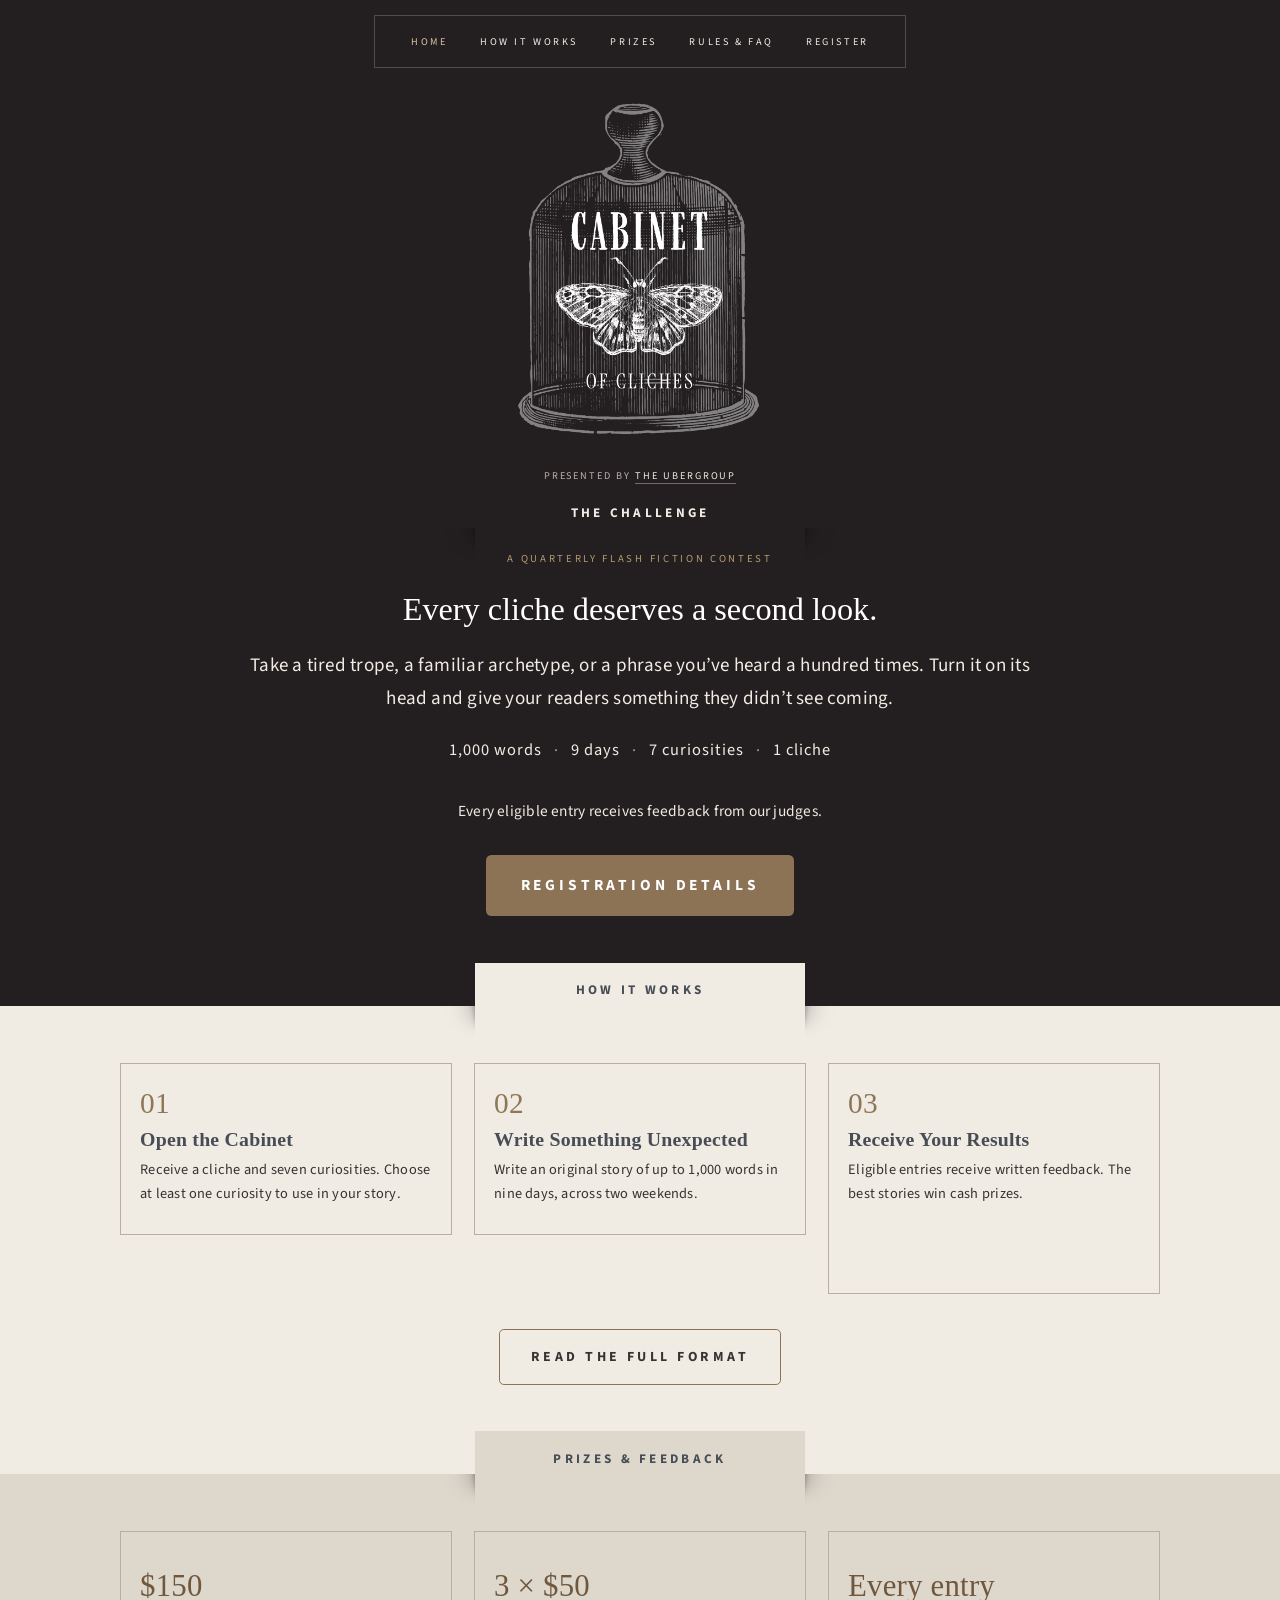
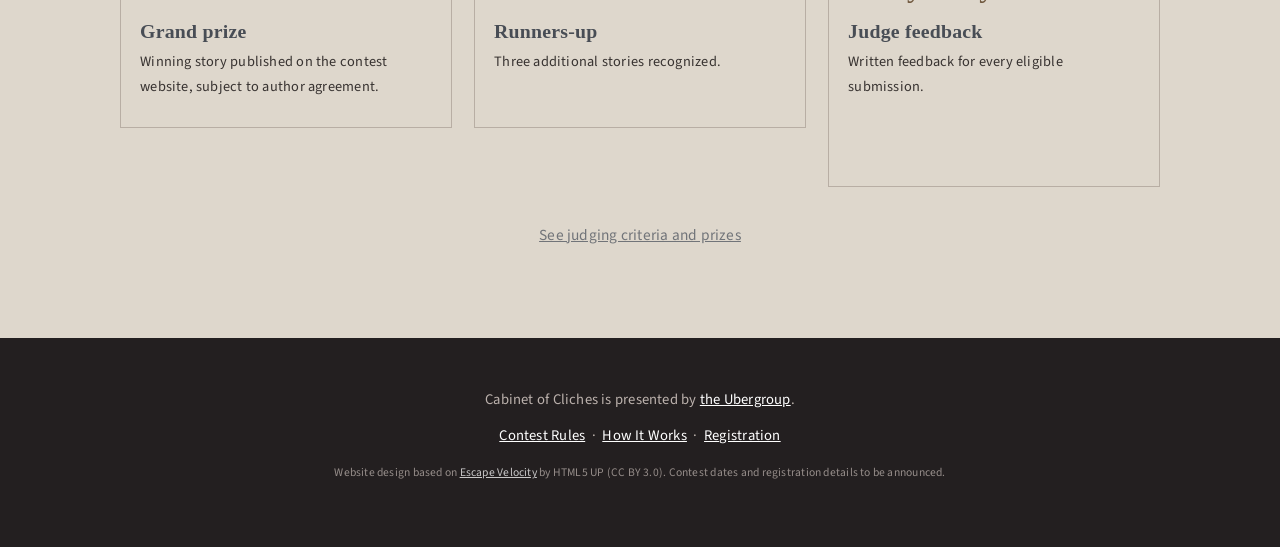
<file: index.html>
<!DOCTYPE HTML>
<!-- Escape Velocity by HTML5 UP | html5up.net | CC BY 3.0 -->
<html lang="en"><head><meta charset="utf-8"/><meta name="viewport" content="width=device-width, initial-scale=1, user-scalable=no"/>
<title>Home | Cabinet of Cliches</title><meta name="description" content="Cabinet of Cliches, a flash fiction contest presented by the Ubergroup. One cliche, seven curiosities, nine days to write."/>
<link rel="stylesheet" href="assets/css/main.css"/><link rel="stylesheet" href="assets/css/cabinet.css"/></head>
<body class="homepage is-preload"><div id="page-wrapper">
<section id="header" class="wrapper"><div id="logo"><h1><a href="index.html">Cabinet of Cliches</a></h1><img class="cabinet-hero-logo" src="images/cabinet-logo-transparent.png" alt="Cabinet of Cliches"/><p>Presented by <a href="https://theubergroup.org/">The Ubergroup</a></p></div>
<nav id="nav" aria-label="Main navigation"><ul><li class="current"><a href="index.html">Home</a></li>
<li class=""><a href="how-it-works.html">How It Works</a></li>
<li class=""><a href="prizes.html">Prizes</a></li>
<li class=""><a href="rules.html">Rules & FAQ</a></li>
<li class=""><a href="register.html">Register</a></li></ul></nav></section>
<section class="wrapper style1 cabinet-section"><div class="title">The Challenge</div><div class="container cabinet-copy"><p class="eyebrow">A quarterly flash fiction contest</p><h2>Every cliche deserves a second look.</h2><p class="lead">Take a tired trope, a familiar archetype, or a phrase you’ve heard a hundred times. Turn it on its head and give your readers something they didn’t see coming.</p><p class="factline">1,000 words <span>·</span> 9 days <span>·</span> 7 curiosities <span>·</span> 1 cliche</p><p>Every eligible entry receives feedback from our judges.</p><p><a class="button style1 large" href="register.html">Registration details</a></p></div></section><section class="wrapper style2 cabinet-section"><div class="title">How It Works</div><div class="container cabinet-copy"><div class="cabinet-cards"><article><span class="number">01</span><h3>Open the Cabinet</h3><p>Receive a cliche and seven curiosities. Choose at least one curiosity to use in your story.</p></article><article><span class="number">02</span><h3>Write Something Unexpected</h3><p>Write an original story of up to 1,000 words in nine days, across two weekends.</p></article><article><span class="number">03</span><h3>Receive Your Results</h3><p>Eligible entries receive written feedback. The best stories win cash prizes.</p></article></div><p class="center"><a class="button style2" href="how-it-works.html">Read the full format</a></p></div></section><section class="wrapper style3 cabinet-section"><div class="title">Prizes & Feedback</div><div class="container cabinet-copy"><div class="cabinet-cards three"><article><p class="money">$150</p><h3>Grand prize</h3><p>Winning story published on the contest website, subject to author agreement.</p></article><article><p class="money">3 × $50</p><h3>Runners-up</h3><p>Three additional stories recognized.</p></article><article><p class="money">Every entry</p><h3>Judge feedback</h3><p>Written feedback for every eligible submission.</p></article></div><p class="center"><a href="prizes.html">See judging criteria and prizes</a></p></div></section>
<section id="footer" class="wrapper"><div class="container cabinet-footer"><p>Cabinet of Cliches is presented by <a href="https://theubergroup.org/">the Ubergroup</a>.</p><p><a href="rules.html">Contest Rules</a> &nbsp;·&nbsp; <a href="how-it-works.html">How It Works</a> &nbsp;·&nbsp; <a href="register.html">Registration</a></p><p class="smallprint">Website design based on <a href="https://html5up.net/escape-velocity">Escape Velocity</a> by HTML5 UP (CC BY 3.0). Contest dates and registration details to be announced.</p></div></section>
</div><script src="assets/js/jquery.min.js"></script><script src="assets/js/jquery.dropotron.min.js"></script><script src="assets/js/browser.min.js"></script><script src="assets/js/breakpoints.min.js"></script><script src="assets/js/util.js"></script><script src="assets/js/main.js"></script></body></html>
</file>
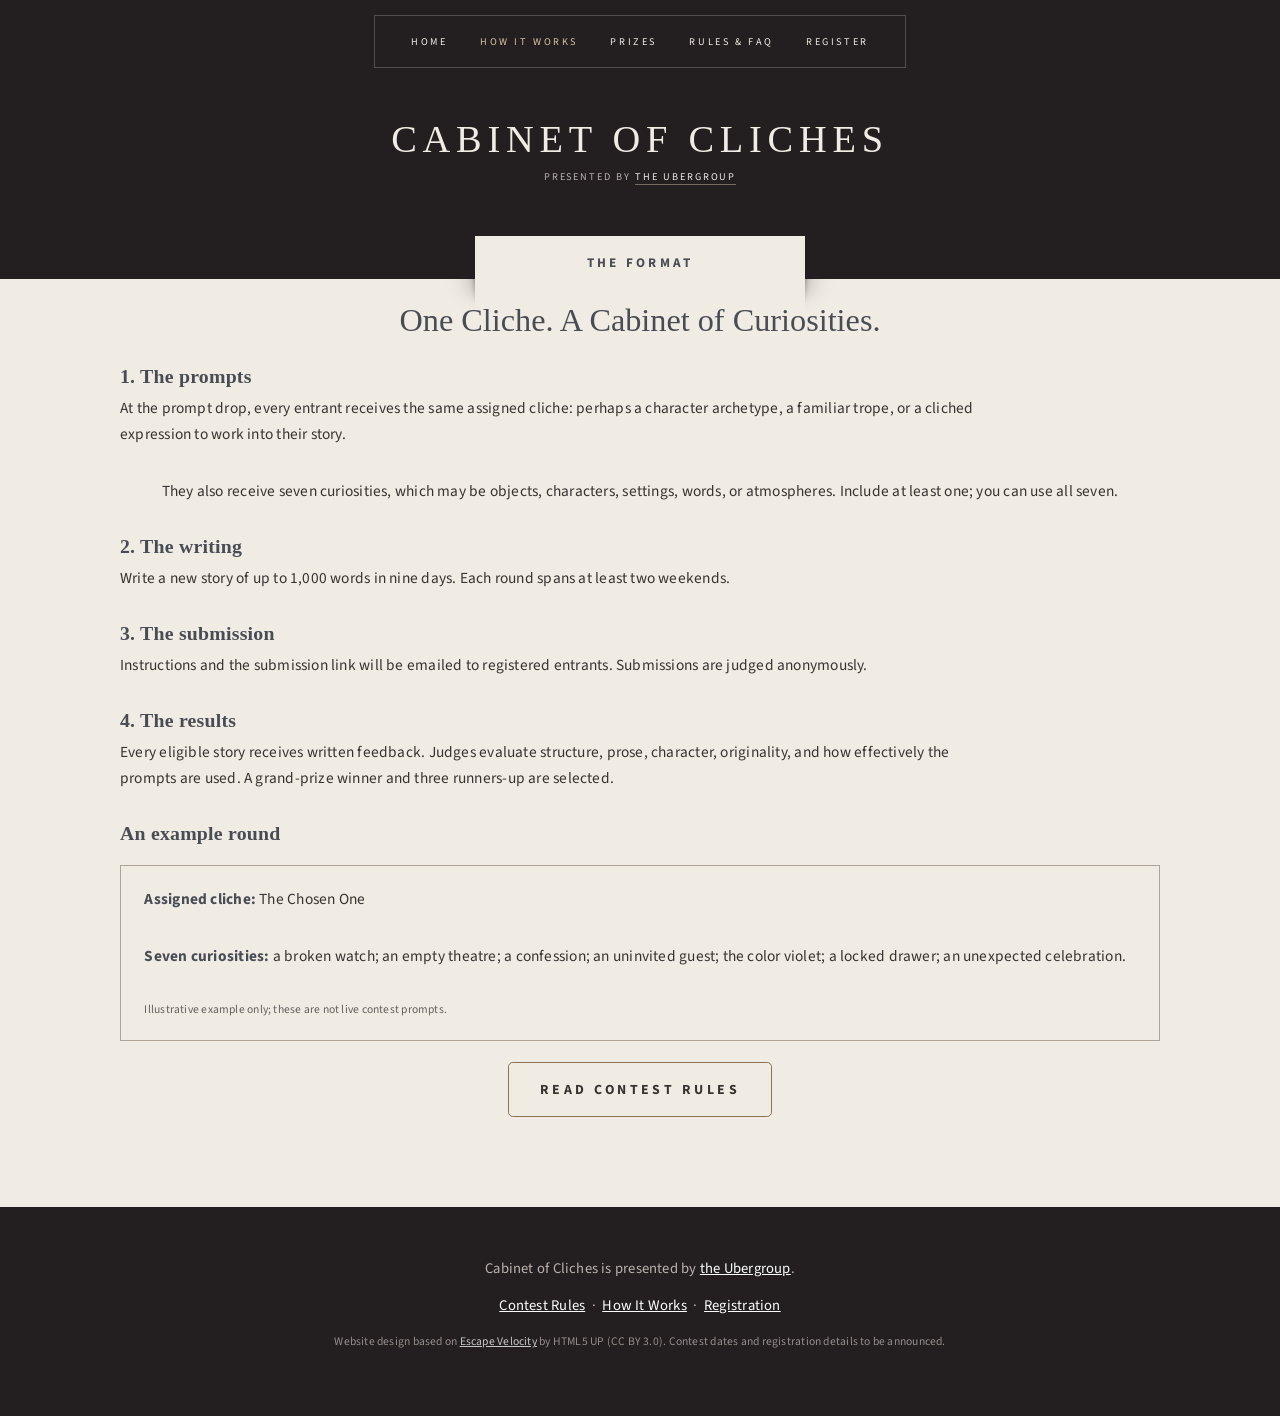
<file: how-it-works.html>
<!DOCTYPE HTML>
<!-- Escape Velocity by HTML5 UP | html5up.net | CC BY 3.0 -->
<html lang="en"><head><meta charset="utf-8"/><meta name="viewport" content="width=device-width, initial-scale=1, user-scalable=no"/>
<title>How It Works | Cabinet of Cliches</title><meta name="description" content="Cabinet of Cliches, a flash fiction contest presented by the Ubergroup. One cliche, seven curiosities, nine days to write."/>
<link rel="stylesheet" href="assets/css/main.css"/><link rel="stylesheet" href="assets/css/cabinet.css"/></head>
<body class="no-sidebar is-preload"><div id="page-wrapper">
<section id="header" class="wrapper"><div id="logo"><h1><a href="index.html">Cabinet of Cliches</a></h1><div class="cabinet-small-title">CABINET OF CLICHES</div><p>Presented by <a href="https://theubergroup.org/">The Ubergroup</a></p></div>
<nav id="nav" aria-label="Main navigation"><ul><li class=""><a href="index.html">Home</a></li>
<li class="current"><a href="how-it-works.html">How It Works</a></li>
<li class=""><a href="prizes.html">Prizes</a></li>
<li class=""><a href="rules.html">Rules & FAQ</a></li>
<li class=""><a href="register.html">Register</a></li></ul></nav></section>
<section class="wrapper style2 cabinet-section"><div class="title">The Format</div><div class="container cabinet-copy"><h2>One Cliche. A Cabinet of Curiosities.</h2><h3>1. The prompts</h3><p>At the prompt drop, every entrant receives the same assigned cliche: perhaps a character archetype, a familiar trope, or a cliched expression to work into their story.</p><p>They also receive seven curiosities, which may be objects, characters, settings, words, or atmospheres. Include at least one; you can use all seven.</p><h3>2. The writing</h3><p>Write a new story of up to 1,000 words in nine days. Each round spans at least two weekends.</p><h3>3. The submission</h3><p>Instructions and the submission link will be emailed to registered entrants. Submissions are judged anonymously.</p><h3>4. The results</h3><p>Every eligible story receives written feedback. Judges evaluate structure, prose, character, originality, and how effectively the prompts are used. A grand-prize winner and three runners-up are selected.</p><h3>An example round</h3><div class="sample"><p><strong>Assigned cliche:</strong> The Chosen One</p><p><strong>Seven curiosities:</strong> a broken watch; an empty theatre; a confession; an uninvited guest; the color violet; a locked drawer; an unexpected celebration.</p><p class="smallprint">Illustrative example only; these are not live contest prompts.</p></div><p><a href="rules.html" class="button style2">Read contest rules</a></p></div></section>
<section id="footer" class="wrapper"><div class="container cabinet-footer"><p>Cabinet of Cliches is presented by <a href="https://theubergroup.org/">the Ubergroup</a>.</p><p><a href="rules.html">Contest Rules</a> &nbsp;·&nbsp; <a href="how-it-works.html">How It Works</a> &nbsp;·&nbsp; <a href="register.html">Registration</a></p><p class="smallprint">Website design based on <a href="https://html5up.net/escape-velocity">Escape Velocity</a> by HTML5 UP (CC BY 3.0). Contest dates and registration details to be announced.</p></div></section>
</div><script src="assets/js/jquery.min.js"></script><script src="assets/js/jquery.dropotron.min.js"></script><script src="assets/js/browser.min.js"></script><script src="assets/js/breakpoints.min.js"></script><script src="assets/js/util.js"></script><script src="assets/js/main.js"></script></body></html>
</file>
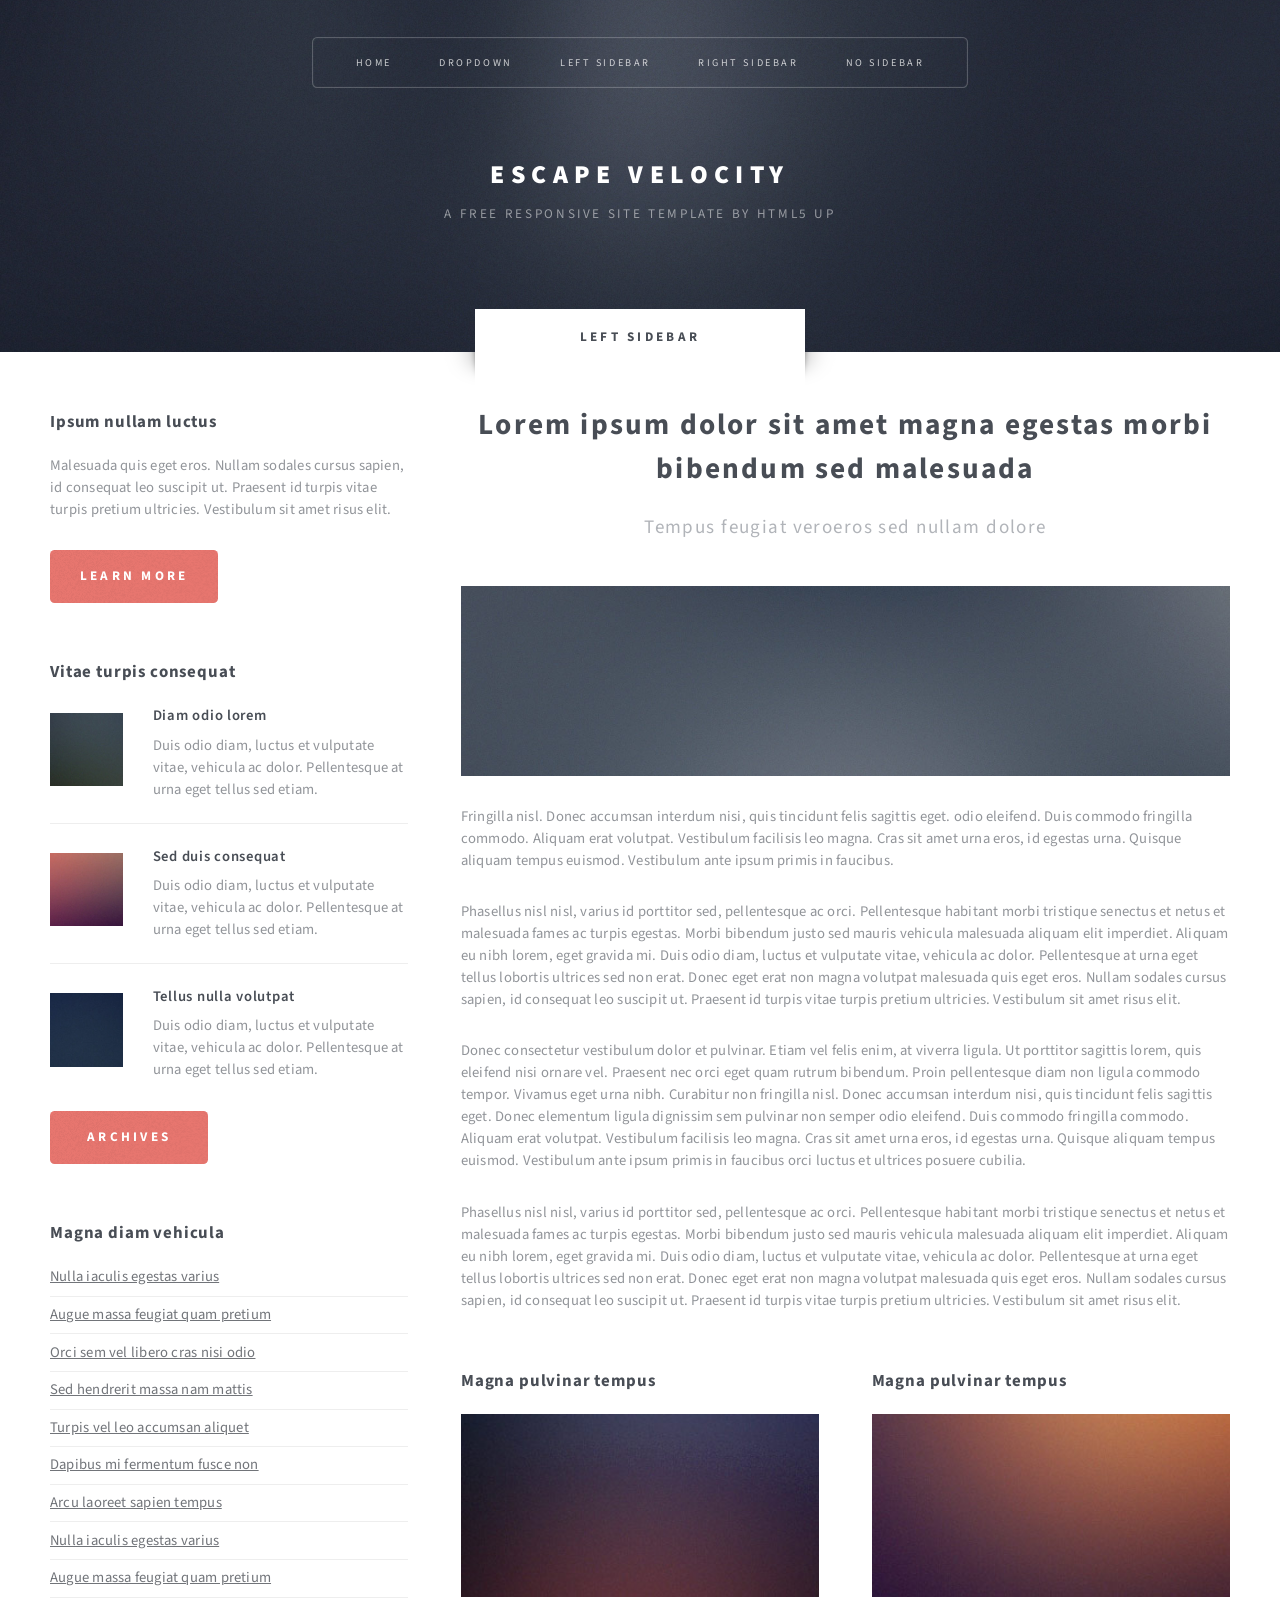
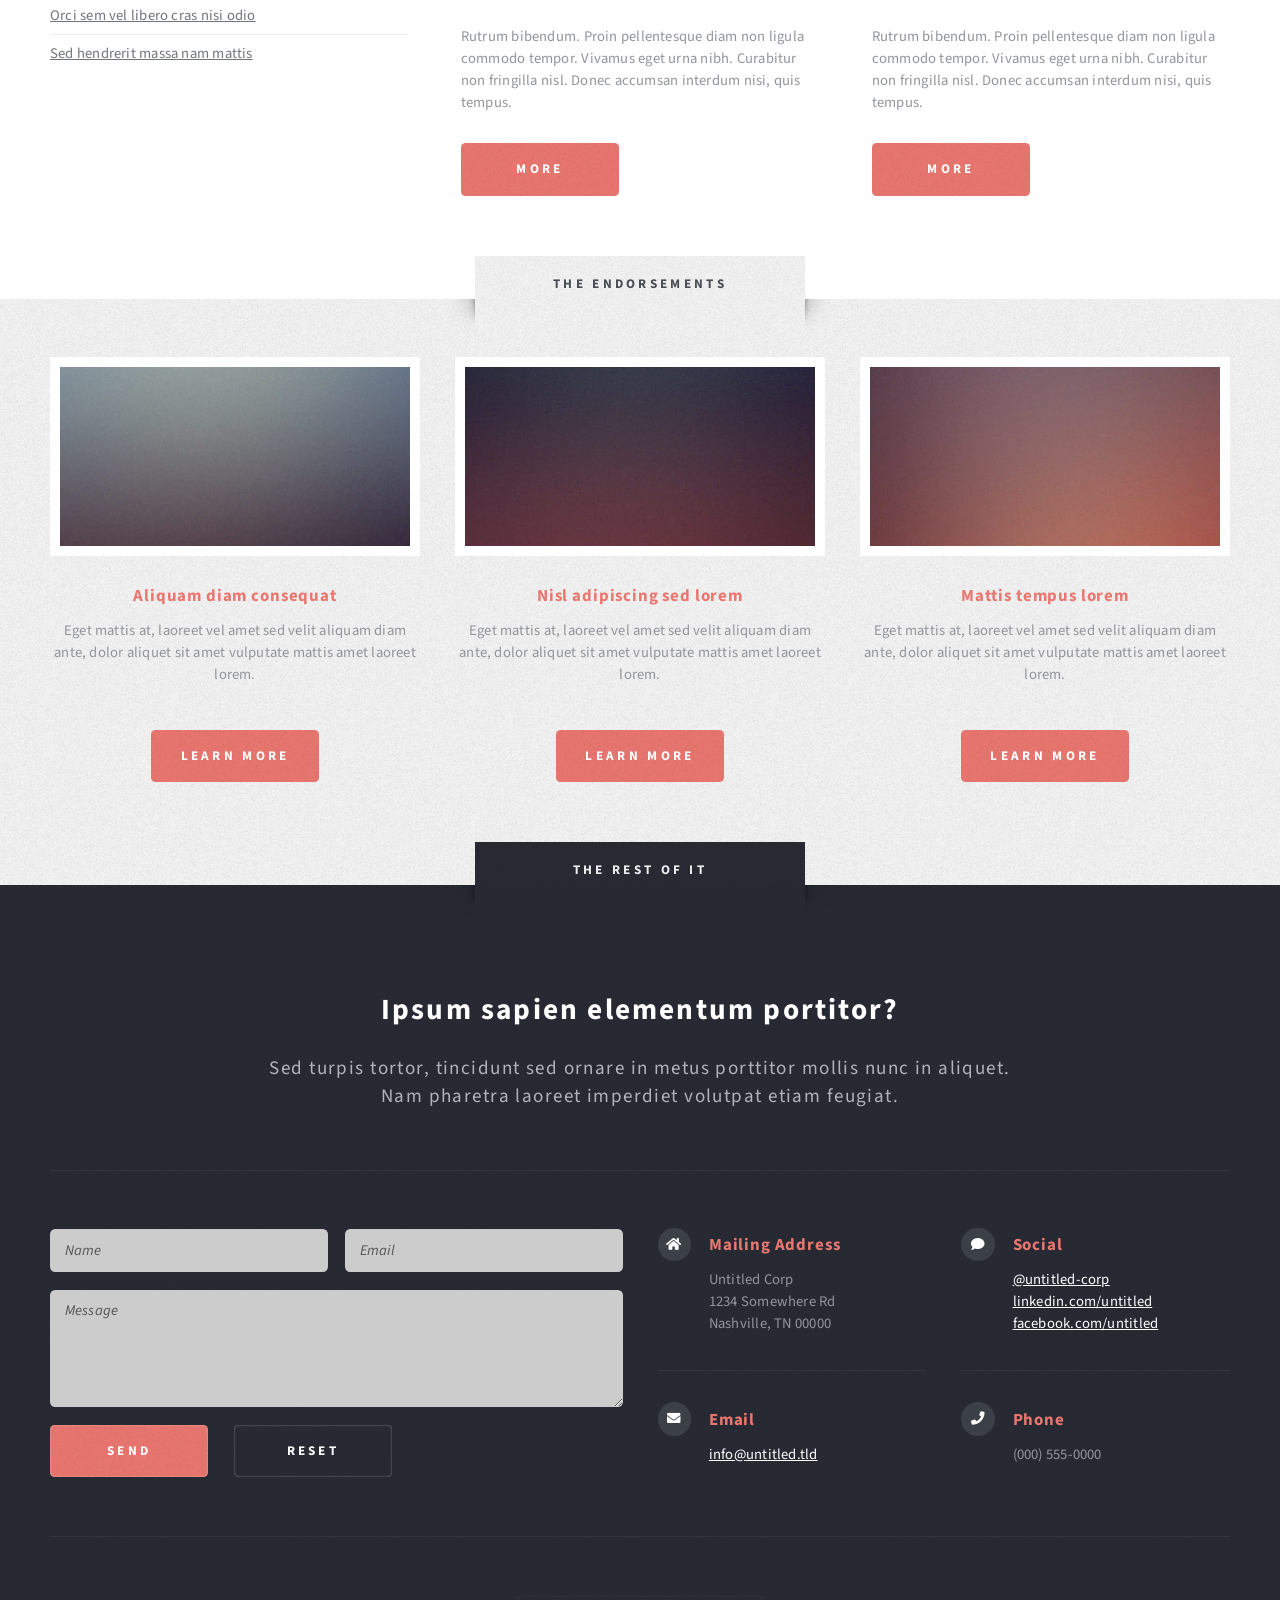
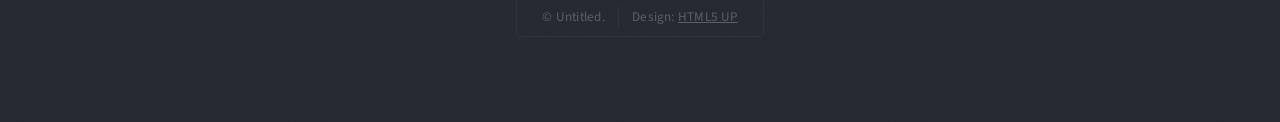
<file: left-sidebar.html>
<!DOCTYPE HTML>
<!--
	Escape Velocity by HTML5 UP
	html5up.net | @ajlkn
	Free for personal and commercial use under the CCA 3.0 license (html5up.net/license)
-->
<html>
	<head>
		<title>Left Sidebar - Escape Velocity by HTML5 UP</title>
		<meta charset="utf-8" />
		<meta name="viewport" content="width=device-width, initial-scale=1, user-scalable=no" />
		<link rel="stylesheet" href="assets/css/main.css" />
	</head>
	<body class="left-sidebar is-preload">
		<div id="page-wrapper">

			<!-- Header -->
				<section id="header" class="wrapper">

					<!-- Logo -->
						<div id="logo">
							<h1><a href="index.html">Escape Velocity</a></h1>
							<p>A free responsive site template by HTML5 UP</p>
						</div>

					<!-- Nav -->
						<nav id="nav">
							<ul>
								<li><a href="index.html">Home</a></li>
								<li>
									<a href="#">Dropdown</a>
									<ul>
										<li><a href="#">Lorem ipsum</a></li>
										<li><a href="#">Magna veroeros</a></li>
										<li><a href="#">Etiam nisl</a></li>
										<li>
											<a href="#">Sed consequat</a>
											<ul>
												<li><a href="#">Lorem dolor</a></li>
												<li><a href="#">Amet consequat</a></li>
												<li><a href="#">Magna phasellus</a></li>
												<li><a href="#">Etiam nisl</a></li>
												<li><a href="#">Sed feugiat</a></li>
											</ul>
										</li>
										<li><a href="#">Nisl tempus</a></li>
									</ul>
								</li>
								<li class="current"><a href="left-sidebar.html">Left Sidebar</a></li>
								<li><a href="right-sidebar.html">Right Sidebar</a></li>
								<li><a href="no-sidebar.html">No Sidebar</a></li>
							</ul>
						</nav>

				</section>

			<!-- Main -->
				<section id="main" class="wrapper style2">
					<div class="title">Left Sidebar</div>
					<div class="container">
						<div class="row gtr-150">
							<div class="col-4 col-12-medium">

								<!-- Sidebar -->
									<div id="sidebar">
										<section class="box">
											<header>
												<h2>Ipsum nullam luctus</h2>
											</header>
											<p>Malesuada quis eget eros. Nullam sodales cursus sapien, id consequat
											leo suscipit ut. Praesent id turpis vitae turpis pretium ultricies. Vestibulum sit
											amet risus elit.</p>
											<a href="#" class="button style1">Learn More</a>
										</section>
										<section class="box">
											<header>
												<h2>Vitae turpis consequat</h2>
											</header>
											<ul class="style2">
												<li>
													<article class="box post-excerpt">
														<a href="#" class="image left"><img src="images/pic08.jpg" alt="" /></a>
														<h3><a href="#">Diam odio lorem</a></h3>
														<p>Duis odio diam, luctus et vulputate vitae, vehicula ac dolor. Pellentesque at urna eget tellus sed etiam.</p>
													</article>
												</li>
												<li>
													<article class="box post-excerpt">
														<a href="#" class="image left"><img src="images/pic09.jpg" alt="" /></a>
														<h3><a href="#">Sed duis consequat</a></h3>
														<p>Duis odio diam, luctus et vulputate vitae, vehicula ac dolor. Pellentesque at urna eget tellus sed etiam.</p>
													</article>
												</li>
												<li>
													<article class="box post-excerpt">
														<a href="#" class="image left"><img src="images/pic10.jpg" alt="" /></a>
														<h3><a href="#">Tellus nulla volutpat</a></h3>
														<p>Duis odio diam, luctus et vulputate vitae, vehicula ac dolor. Pellentesque at urna eget tellus sed etiam.</p>
													</article>
												</li>
											</ul>
											<a href="#" class="button style1">Archives</a>
										</section>
										<section class="box">
											<header>
												<h2>Magna diam vehicula</h2>
											</header>
											<ul class="style3">
												<li><a href="#">Nulla iaculis egestas varius</a></li>
												<li><a href="#">Augue massa feugiat quam pretium</a></li>
												<li><a href="#">Orci sem vel libero cras nisi odio</a></li>
												<li><a href="#">Sed hendrerit massa nam mattis</a></li>
												<li><a href="#">Turpis vel leo accumsan aliquet</a></li>
												<li><a href="#">Dapibus mi fermentum fusce non</a></li>
												<li><a href="#">Arcu laoreet sapien tempus</a></li>
												<li><a href="#">Nulla iaculis egestas varius</a></li>
												<li><a href="#">Augue massa feugiat quam pretium</a></li>
												<li><a href="#">Orci sem vel libero cras nisi odio</a></li>
												<li><a href="#">Sed hendrerit massa nam mattis</a></li>
											</ul>
										</section>
									</div>

							</div>
							<div class="col-8 col-12-medium imp-medium">

								<!-- Content -->
									<div id="content">
										<article class="box post">
											<header class="style1">
												<h2>Lorem ipsum dolor sit amet magna egestas morbi bibendum sed malesuada</h2>
												<p>Tempus feugiat veroeros sed nullam dolore</p>
											</header>
											<a href="#" class="image featured">
												<img src="images/pic01.jpg" alt="" />
											</a>
											<p>Fringilla nisl. Donec accumsan interdum nisi, quis tincidunt felis sagittis eget.
											odio eleifend. Duis commodo fringilla commodo. Aliquam erat volutpat. Vestibulum
											facilisis leo magna. Cras sit amet urna eros, id egestas urna. Quisque aliquam
											tempus euismod. Vestibulum ante ipsum primis in faucibus.</p>
											<p>Phasellus nisl nisl, varius id porttitor sed, pellentesque ac orci. Pellentesque
											habitant morbi tristique senectus et netus et malesuada fames ac turpis egestas. Morbi
											bibendum justo sed mauris vehicula malesuada aliquam elit imperdiet. Aliquam eu nibh
											lorem, eget gravida mi. Duis odio diam, luctus et vulputate vitae, vehicula ac dolor.
											Pellentesque at urna eget tellus lobortis ultrices sed non erat. Donec eget erat non
											magna volutpat malesuada quis eget eros. Nullam sodales cursus sapien, id consequat
											leo suscipit ut. Praesent id turpis vitae turpis pretium ultricies. Vestibulum sit
											amet risus elit.</p>
											<p>Donec consectetur vestibulum dolor et pulvinar. Etiam vel felis enim, at viverra
											ligula. Ut porttitor sagittis lorem, quis eleifend nisi ornare vel. Praesent nec orci
											eget quam rutrum bibendum. Proin pellentesque diam non ligula commodo tempor. Vivamus
											eget urna nibh. Curabitur non fringilla nisl. Donec accumsan interdum nisi, quis
											tincidunt felis sagittis eget. Donec elementum ligula dignissim sem pulvinar non semper
											odio eleifend. Duis commodo fringilla commodo. Aliquam erat volutpat. Vestibulum
											facilisis leo magna. Cras sit amet urna eros, id egestas urna. Quisque aliquam
											tempus euismod. Vestibulum ante ipsum primis in faucibus orci luctus et ultrices
											posuere cubilia.</p>
											<p>Phasellus nisl nisl, varius id porttitor sed, pellentesque ac orci. Pellentesque
											habitant morbi tristique senectus et netus et malesuada fames ac turpis egestas. Morbi
											bibendum justo sed mauris vehicula malesuada aliquam elit imperdiet. Aliquam eu nibh
											lorem, eget gravida mi. Duis odio diam, luctus et vulputate vitae, vehicula ac dolor.
											Pellentesque at urna eget tellus lobortis ultrices sed non erat. Donec eget erat non
											magna volutpat malesuada quis eget eros. Nullam sodales cursus sapien, id consequat
											leo suscipit ut. Praesent id turpis vitae turpis pretium ultricies. Vestibulum sit
											amet risus elit.</p>
										</article>
										<div class="row gtr-150">
											<div class="col-6 col-12-small">
												<section class="box">
													<header>
														<h2>Magna pulvinar tempus</h2>
													</header>
													<a href="#" class="image featured"><img src="images/pic05.jpg" alt="" /></a>
													<p>Rutrum bibendum. Proin pellentesque diam non ligula commodo tempor. Vivamus
													eget urna nibh. Curabitur non fringilla nisl. Donec accumsan interdum nisi, quis
													tempus.</p>
													<a href="#" class="button style1">More</a>
												</section>
											</div>
											<div class="col-6 col-12-small">
												<section class="box">
													<header>
														<h2>Magna pulvinar tempus</h2>
													</header>
													<a href="#" class="image featured"><img src="images/pic06.jpg" alt="" /></a>
													<p>Rutrum bibendum. Proin pellentesque diam non ligula commodo tempor. Vivamus
													eget urna nibh. Curabitur non fringilla nisl. Donec accumsan interdum nisi, quis
													tempus.</p>
													<a href="#" class="button style1">More</a>
												</section>
											</div>
										</div>
									</div>

							</div>
						</div>
					</div>
				</section>

			<!-- Highlights -->
				<section id="highlights" class="wrapper style3">
					<div class="title">The Endorsements</div>
					<div class="container">
						<div class="row aln-center">
							<div class="col-4 col-12-medium">
								<section class="highlight">
									<a href="#" class="image featured"><img src="images/pic02.jpg" alt="" /></a>
									<h3><a href="#">Aliquam diam consequat</a></h3>
									<p>Eget mattis at, laoreet vel amet sed velit aliquam diam ante, dolor aliquet sit amet vulputate mattis amet laoreet lorem.</p>
									<ul class="actions">
										<li><a href="#" class="button style1">Learn More</a></li>
									</ul>
								</section>
							</div>
							<div class="col-4 col-12-medium">
								<section class="highlight">
									<a href="#" class="image featured"><img src="images/pic03.jpg" alt="" /></a>
									<h3><a href="#">Nisl adipiscing sed lorem</a></h3>
									<p>Eget mattis at, laoreet vel amet sed velit aliquam diam ante, dolor aliquet sit amet vulputate mattis amet laoreet lorem.</p>
									<ul class="actions">
										<li><a href="#" class="button style1">Learn More</a></li>
									</ul>
								</section>
							</div>
							<div class="col-4 col-12-medium">
								<section class="highlight">
									<a href="#" class="image featured"><img src="images/pic04.jpg" alt="" /></a>
									<h3><a href="#">Mattis tempus lorem</a></h3>
									<p>Eget mattis at, laoreet vel amet sed velit aliquam diam ante, dolor aliquet sit amet vulputate mattis amet laoreet lorem.</p>
									<ul class="actions">
										<li><a href="#" class="button style1">Learn More</a></li>
									</ul>
								</section>
							</div>
						</div>
					</div>
				</section>

			<!-- Footer -->
				<section id="footer" class="wrapper">
					<div class="title">The Rest Of It</div>
					<div class="container">
						<header class="style1">
							<h2>Ipsum sapien elementum portitor?</h2>
							<p>
								Sed turpis tortor, tincidunt sed ornare in metus porttitor mollis nunc in aliquet.<br />
								Nam pharetra laoreet imperdiet volutpat etiam feugiat.
							</p>
						</header>
						<div class="row">
							<div class="col-6 col-12-medium">

								<!-- Contact Form -->
									<section>
										<form method="post" action="#">
											<div class="row gtr-50">
												<div class="col-6 col-12-small">
													<input type="text" name="name" id="contact-name" placeholder="Name" />
												</div>
												<div class="col-6 col-12-small">
													<input type="text" name="email" id="contact-email" placeholder="Email" />
												</div>
												<div class="col-12">
													<textarea name="message" id="contact-message" placeholder="Message" rows="4"></textarea>
												</div>
												<div class="col-12">
													<ul class="actions">
														<li><input type="submit" class="style1" value="Send" /></li>
														<li><input type="reset" class="style2" value="Reset" /></li>
													</ul>
												</div>
											</div>
										</form>
									</section>

							</div>
							<div class="col-6 col-12-medium">

								<!-- Contact -->
									<section class="feature-list small">
										<div class="row">
											<div class="col-6 col-12-small">
												<section>
													<h3 class="icon solid fa-home">Mailing Address</h3>
													<p>
														Untitled Corp<br />
														1234 Somewhere Rd<br />
														Nashville, TN 00000
													</p>
												</section>
											</div>
											<div class="col-6 col-12-small">
												<section>
													<h3 class="icon solid fa-comment">Social</h3>
													<p>
														<a href="#">@untitled-corp</a><br />
														<a href="#">linkedin.com/untitled</a><br />
														<a href="#">facebook.com/untitled</a>
													</p>
												</section>
											</div>
											<div class="col-6 col-12-small">
												<section>
													<h3 class="icon solid fa-envelope">Email</h3>
													<p>
														<a href="#">info@untitled.tld</a>
													</p>
												</section>
											</div>
											<div class="col-6 col-12-small">
												<section>
													<h3 class="icon solid fa-phone">Phone</h3>
													<p>
														(000) 555-0000
													</p>
												</section>
											</div>
										</div>
									</section>

							</div>
						</div>
						<div id="copyright">
							<ul>
								<li>&copy; Untitled.</li><li>Design: <a href="http://html5up.net">HTML5 UP</a></li>
							</ul>
						</div>
					</div>
				</section>

		</div>

		<!-- Scripts -->
			<script src="assets/js/jquery.min.js"></script>
			<script src="assets/js/jquery.dropotron.min.js"></script>
			<script src="assets/js/browser.min.js"></script>
			<script src="assets/js/breakpoints.min.js"></script>
			<script src="assets/js/util.js"></script>
			<script src="assets/js/main.js"></script>

	</body>
</html>
</file>
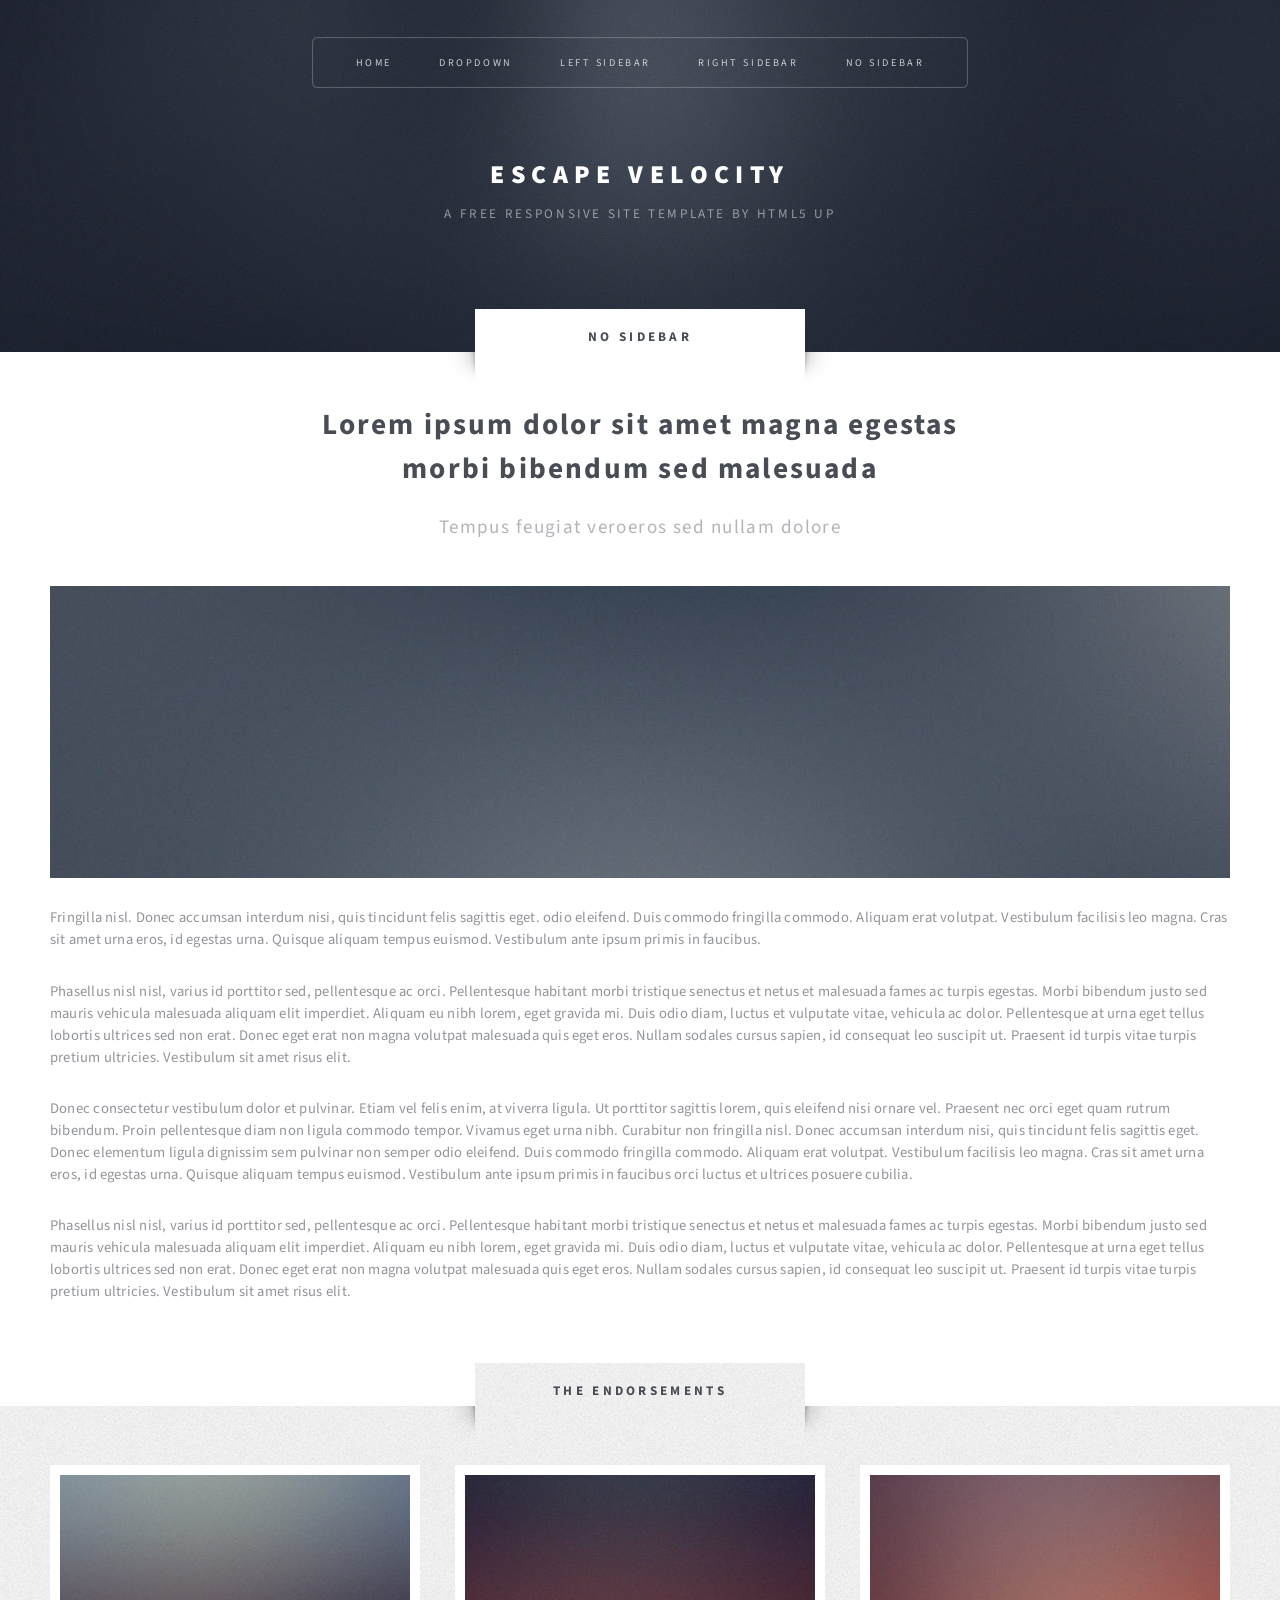
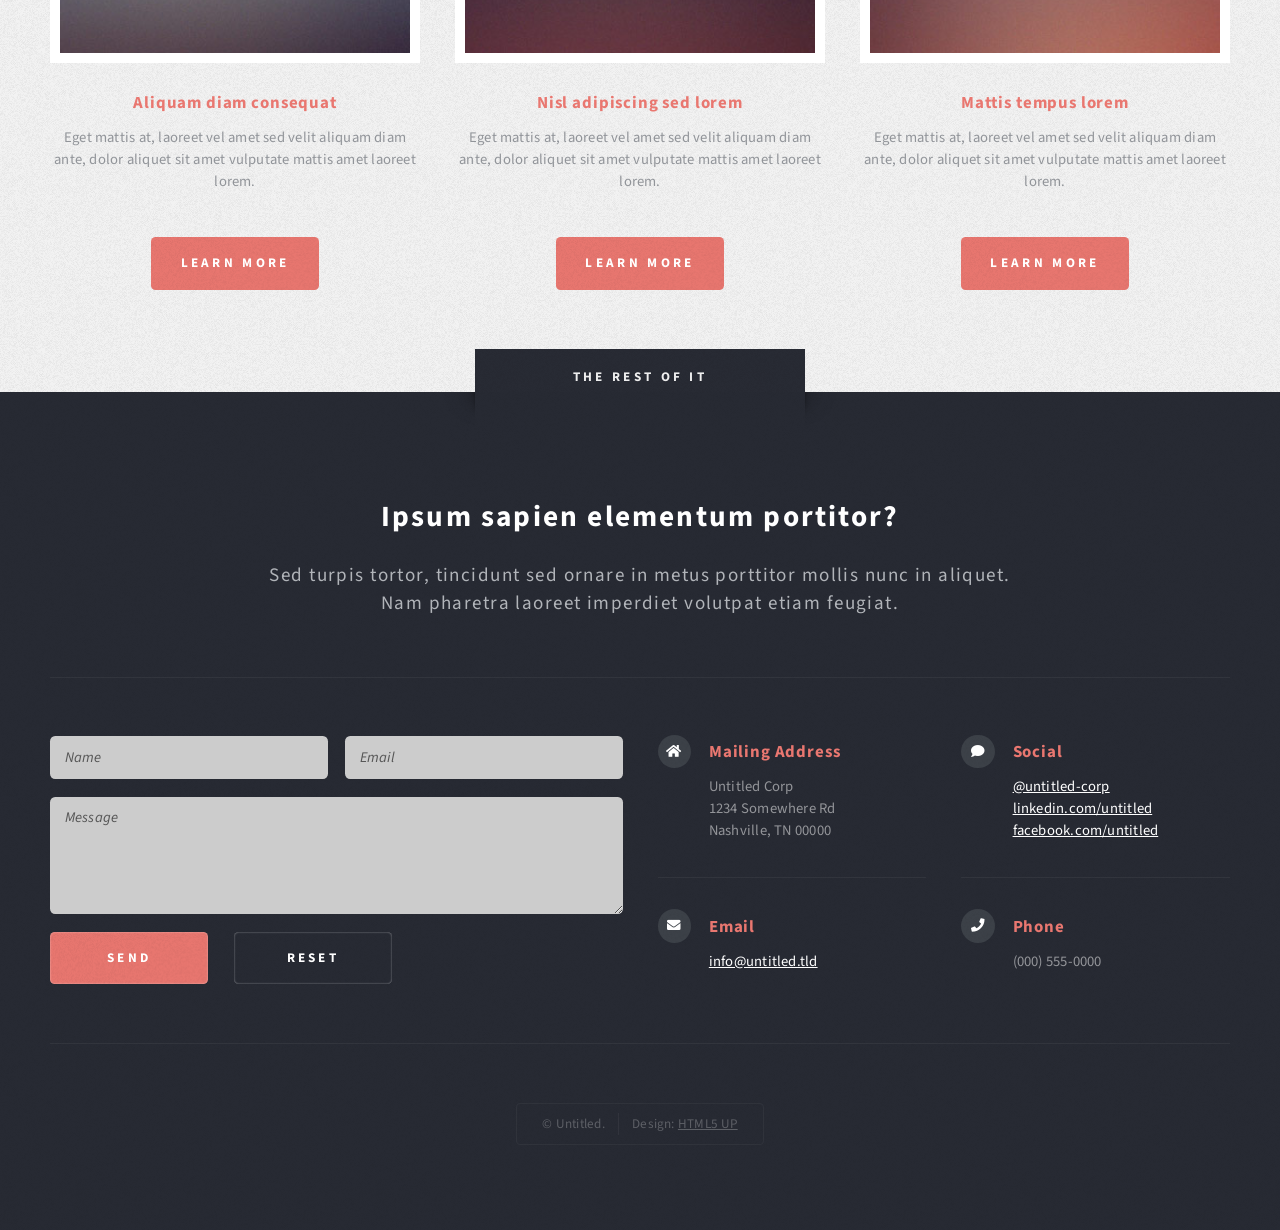
<file: no-sidebar.html>
<!DOCTYPE HTML>
<!--
	Escape Velocity by HTML5 UP
	html5up.net | @ajlkn
	Free for personal and commercial use under the CCA 3.0 license (html5up.net/license)
-->
<html>
	<head>
		<title>No Sidebar - Escape Velocity by HTML5 UP</title>
		<meta charset="utf-8" />
		<meta name="viewport" content="width=device-width, initial-scale=1, user-scalable=no" />
		<link rel="stylesheet" href="assets/css/main.css" />
	</head>
	<body class="no-sidebar is-preload">
		<div id="page-wrapper">

			<!-- Header -->
				<section id="header" class="wrapper">

					<!-- Logo -->
						<div id="logo">
							<h1><a href="index.html">Escape Velocity</a></h1>
							<p>A free responsive site template by HTML5 UP</p>
						</div>

					<!-- Nav -->
						<nav id="nav">
							<ul>
								<li><a href="index.html">Home</a></li>
								<li>
									<a href="#">Dropdown</a>
									<ul>
										<li><a href="#">Lorem ipsum</a></li>
										<li><a href="#">Magna veroeros</a></li>
										<li><a href="#">Etiam nisl</a></li>
										<li>
											<a href="#">Sed consequat</a>
											<ul>
												<li><a href="#">Lorem dolor</a></li>
												<li><a href="#">Amet consequat</a></li>
												<li><a href="#">Magna phasellus</a></li>
												<li><a href="#">Etiam nisl</a></li>
												<li><a href="#">Sed feugiat</a></li>
											</ul>
										</li>
										<li><a href="#">Nisl tempus</a></li>
									</ul>
								</li>
								<li><a href="left-sidebar.html">Left Sidebar</a></li>
								<li><a href="right-sidebar.html">Right Sidebar</a></li>
								<li class="current"><a href="no-sidebar.html">No Sidebar</a></li>
							</ul>
						</nav>

				</section>

			<!-- Main -->
				<div id="main" class="wrapper style2">
					<div class="title">No Sidebar</div>
					<div class="container">

						<!-- Content -->
							<div id="content">
								<article class="box post">
									<header class="style1">
										<h2>Lorem ipsum dolor sit amet magna egestas<br class="mobile-hide" />
										morbi bibendum sed malesuada</h2>
										<p>Tempus feugiat veroeros sed nullam dolore</p>
									</header>
									<a href="#" class="image featured">
										<img src="images/pic01.jpg" alt="" />
									</a>
									<p>Fringilla nisl. Donec accumsan interdum nisi, quis tincidunt felis sagittis eget.
									odio eleifend. Duis commodo fringilla commodo. Aliquam erat volutpat. Vestibulum
									facilisis leo magna. Cras sit amet urna eros, id egestas urna. Quisque aliquam
									tempus euismod. Vestibulum ante ipsum primis in faucibus.</p>
									<p>Phasellus nisl nisl, varius id porttitor sed, pellentesque ac orci. Pellentesque
									habitant morbi tristique senectus et netus et malesuada fames ac turpis egestas. Morbi
									bibendum justo sed mauris vehicula malesuada aliquam elit imperdiet. Aliquam eu nibh
									lorem, eget gravida mi. Duis odio diam, luctus et vulputate vitae, vehicula ac dolor.
									Pellentesque at urna eget tellus lobortis ultrices sed non erat. Donec eget erat non
									magna volutpat malesuada quis eget eros. Nullam sodales cursus sapien, id consequat
									leo suscipit ut. Praesent id turpis vitae turpis pretium ultricies. Vestibulum sit
									amet risus elit.</p>
									<p>Donec consectetur vestibulum dolor et pulvinar. Etiam vel felis enim, at viverra
									ligula. Ut porttitor sagittis lorem, quis eleifend nisi ornare vel. Praesent nec orci
									eget quam rutrum bibendum. Proin pellentesque diam non ligula commodo tempor. Vivamus
									eget urna nibh. Curabitur non fringilla nisl. Donec accumsan interdum nisi, quis
									tincidunt felis sagittis eget. Donec elementum ligula dignissim sem pulvinar non semper
									odio eleifend. Duis commodo fringilla commodo. Aliquam erat volutpat. Vestibulum
									facilisis leo magna. Cras sit amet urna eros, id egestas urna. Quisque aliquam
									tempus euismod. Vestibulum ante ipsum primis in faucibus orci luctus et ultrices
									posuere cubilia.</p>
									<p>Phasellus nisl nisl, varius id porttitor sed, pellentesque ac orci. Pellentesque
									habitant morbi tristique senectus et netus et malesuada fames ac turpis egestas. Morbi
									bibendum justo sed mauris vehicula malesuada aliquam elit imperdiet. Aliquam eu nibh
									lorem, eget gravida mi. Duis odio diam, luctus et vulputate vitae, vehicula ac dolor.
									Pellentesque at urna eget tellus lobortis ultrices sed non erat. Donec eget erat non
									magna volutpat malesuada quis eget eros. Nullam sodales cursus sapien, id consequat
									leo suscipit ut. Praesent id turpis vitae turpis pretium ultricies. Vestibulum sit
									amet risus elit.</p>
								</article>
							</div>

					</div>
				</div>

			<!-- Highlights -->
				<section id="highlights" class="wrapper style3">
					<div class="title">The Endorsements</div>
					<div class="container">
						<div class="row aln-center">
							<div class="col-4 col-12-medium">
								<section class="highlight">
									<a href="#" class="image featured"><img src="images/pic02.jpg" alt="" /></a>
									<h3><a href="#">Aliquam diam consequat</a></h3>
									<p>Eget mattis at, laoreet vel amet sed velit aliquam diam ante, dolor aliquet sit amet vulputate mattis amet laoreet lorem.</p>
									<ul class="actions">
										<li><a href="#" class="button style1">Learn More</a></li>
									</ul>
								</section>
							</div>
							<div class="col-4 col-12-medium">
								<section class="highlight">
									<a href="#" class="image featured"><img src="images/pic03.jpg" alt="" /></a>
									<h3><a href="#">Nisl adipiscing sed lorem</a></h3>
									<p>Eget mattis at, laoreet vel amet sed velit aliquam diam ante, dolor aliquet sit amet vulputate mattis amet laoreet lorem.</p>
									<ul class="actions">
										<li><a href="#" class="button style1">Learn More</a></li>
									</ul>
								</section>
							</div>
							<div class="col-4 col-12-medium">
								<section class="highlight">
									<a href="#" class="image featured"><img src="images/pic04.jpg" alt="" /></a>
									<h3><a href="#">Mattis tempus lorem</a></h3>
									<p>Eget mattis at, laoreet vel amet sed velit aliquam diam ante, dolor aliquet sit amet vulputate mattis amet laoreet lorem.</p>
									<ul class="actions">
										<li><a href="#" class="button style1">Learn More</a></li>
									</ul>
								</section>
							</div>
						</div>
					</div>
				</section>

			<!-- Footer -->
				<section id="footer" class="wrapper">
					<div class="title">The Rest Of It</div>
					<div class="container">
						<header class="style1">
							<h2>Ipsum sapien elementum portitor?</h2>
							<p>
								Sed turpis tortor, tincidunt sed ornare in metus porttitor mollis nunc in aliquet.<br />
								Nam pharetra laoreet imperdiet volutpat etiam feugiat.
							</p>
						</header>
						<div class="row">
							<div class="col-6 col-12-medium">

								<!-- Contact Form -->
									<section>
										<form method="post" action="#">
											<div class="row gtr-50">
												<div class="col-6 col-12-small">
													<input type="text" name="name" id="contact-name" placeholder="Name" />
												</div>
												<div class="col-6 col-12-small">
													<input type="text" name="email" id="contact-email" placeholder="Email" />
												</div>
												<div class="col-12">
													<textarea name="message" id="contact-message" placeholder="Message" rows="4"></textarea>
												</div>
												<div class="col-12">
													<ul class="actions">
														<li><input type="submit" class="style1" value="Send" /></li>
														<li><input type="reset" class="style2" value="Reset" /></li>
													</ul>
												</div>
											</div>
										</form>
									</section>

							</div>
							<div class="col-6 col-12-medium">

								<!-- Contact -->
									<section class="feature-list small">
										<div class="row">
											<div class="col-6 col-12-small">
												<section>
													<h3 class="icon solid fa-home">Mailing Address</h3>
													<p>
														Untitled Corp<br />
														1234 Somewhere Rd<br />
														Nashville, TN 00000
													</p>
												</section>
											</div>
											<div class="col-6 col-12-small">
												<section>
													<h3 class="icon solid fa-comment">Social</h3>
													<p>
														<a href="#">@untitled-corp</a><br />
														<a href="#">linkedin.com/untitled</a><br />
														<a href="#">facebook.com/untitled</a>
													</p>
												</section>
											</div>
											<div class="col-6 col-12-small">
												<section>
													<h3 class="icon solid fa-envelope">Email</h3>
													<p>
														<a href="#">info@untitled.tld</a>
													</p>
												</section>
											</div>
											<div class="col-6 col-12-small">
												<section>
													<h3 class="icon solid fa-phone">Phone</h3>
													<p>
														(000) 555-0000
													</p>
												</section>
											</div>
										</div>
									</section>

							</div>
						</div>
						<div id="copyright">
							<ul>
								<li>&copy; Untitled.</li><li>Design: <a href="http://html5up.net">HTML5 UP</a></li>
							</ul>
						</div>
					</div>
				</section>

		</div>

		<!-- Scripts -->
			<script src="assets/js/jquery.min.js"></script>
			<script src="assets/js/jquery.dropotron.min.js"></script>
			<script src="assets/js/browser.min.js"></script>
			<script src="assets/js/breakpoints.min.js"></script>
			<script src="assets/js/util.js"></script>
			<script src="assets/js/main.js"></script>

	</body>
</html>
</file>
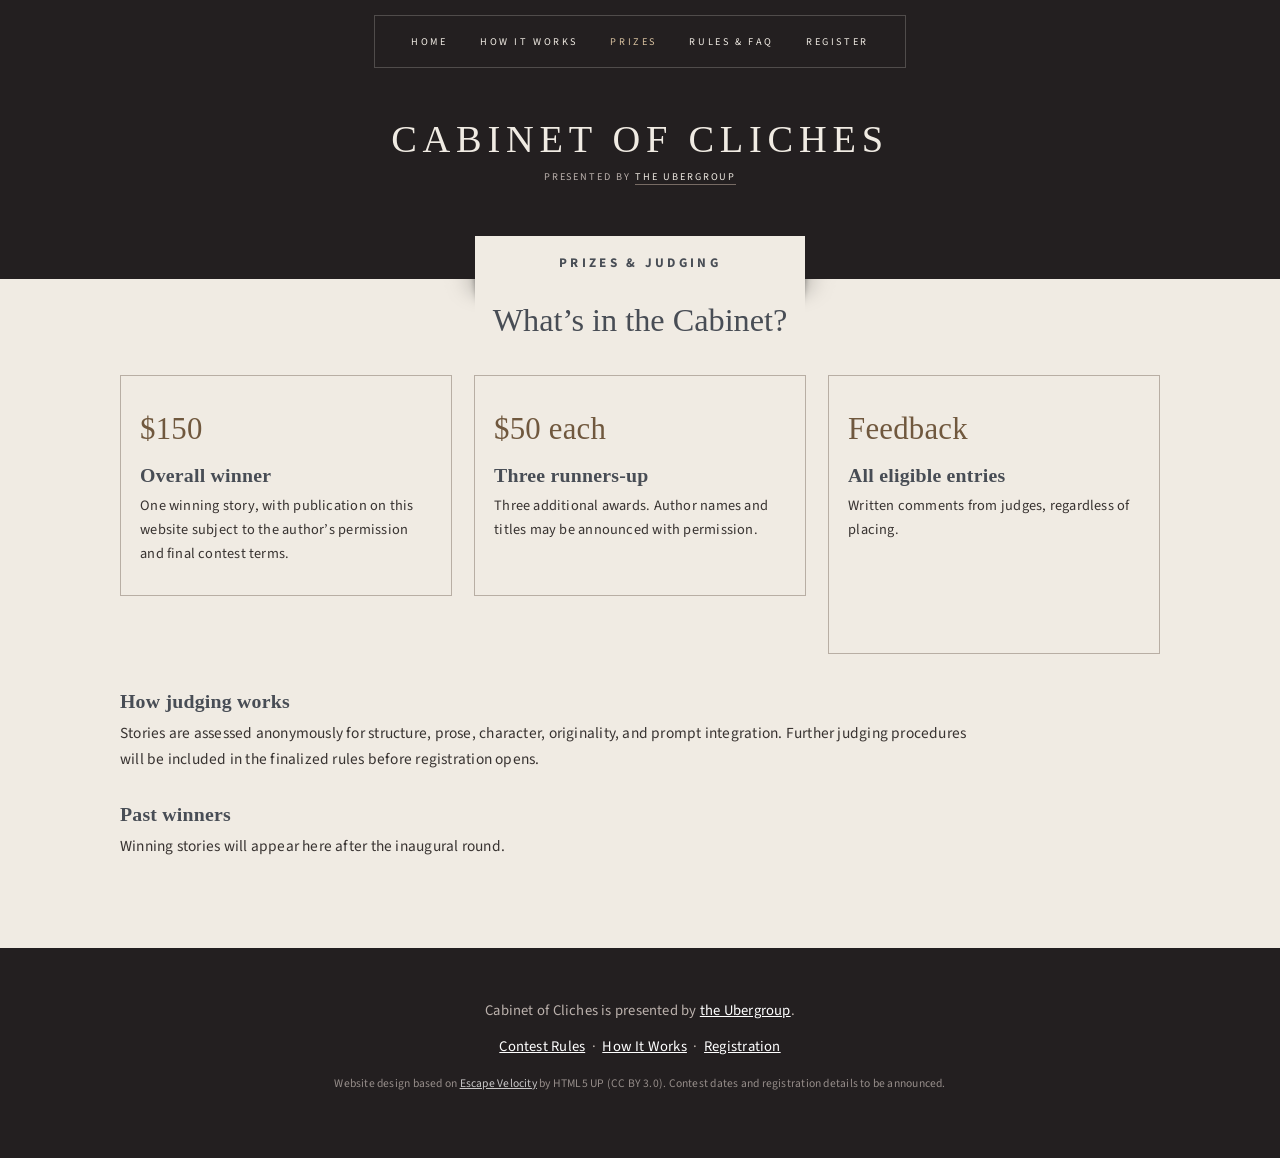
<file: prizes.html>
<!DOCTYPE HTML>
<!-- Escape Velocity by HTML5 UP | html5up.net | CC BY 3.0 -->
<html lang="en"><head><meta charset="utf-8"/><meta name="viewport" content="width=device-width, initial-scale=1, user-scalable=no"/>
<title>Prizes | Cabinet of Cliches</title><meta name="description" content="Cabinet of Cliches, a flash fiction contest presented by the Ubergroup. One cliche, seven curiosities, nine days to write."/>
<link rel="stylesheet" href="assets/css/main.css"/><link rel="stylesheet" href="assets/css/cabinet.css"/></head>
<body class="no-sidebar is-preload"><div id="page-wrapper">
<section id="header" class="wrapper"><div id="logo"><h1><a href="index.html">Cabinet of Cliches</a></h1><div class="cabinet-small-title">CABINET OF CLICHES</div><p>Presented by <a href="https://theubergroup.org/">The Ubergroup</a></p></div>
<nav id="nav" aria-label="Main navigation"><ul><li class=""><a href="index.html">Home</a></li>
<li class=""><a href="how-it-works.html">How It Works</a></li>
<li class="current"><a href="prizes.html">Prizes</a></li>
<li class=""><a href="rules.html">Rules & FAQ</a></li>
<li class=""><a href="register.html">Register</a></li></ul></nav></section>
<section class="wrapper style2 cabinet-section"><div class="title">Prizes & Judging</div><div class="container cabinet-copy"><h2>What’s in the Cabinet?</h2><div class="cabinet-cards"><article><p class="money">$150</p><h3>Overall winner</h3><p>One winning story, with publication on this website subject to the author’s permission and final contest terms.</p></article><article><p class="money">$50 each</p><h3>Three runners-up</h3><p>Three additional awards. Author names and titles may be announced with permission.</p></article><article><p class="money">Feedback</p><h3>All eligible entries</h3><p>Written comments from judges, regardless of placing.</p></article></div><h3>How judging works</h3><p>Stories are assessed anonymously for structure, prose, character, originality, and prompt integration. Further judging procedures will be included in the finalized rules before registration opens.</p><h3>Past winners</h3><p>Winning stories will appear here after the inaugural round.</p></div></section>
<section id="footer" class="wrapper"><div class="container cabinet-footer"><p>Cabinet of Cliches is presented by <a href="https://theubergroup.org/">the Ubergroup</a>.</p><p><a href="rules.html">Contest Rules</a> &nbsp;·&nbsp; <a href="how-it-works.html">How It Works</a> &nbsp;·&nbsp; <a href="register.html">Registration</a></p><p class="smallprint">Website design based on <a href="https://html5up.net/escape-velocity">Escape Velocity</a> by HTML5 UP (CC BY 3.0). Contest dates and registration details to be announced.</p></div></section>
</div><script src="assets/js/jquery.min.js"></script><script src="assets/js/jquery.dropotron.min.js"></script><script src="assets/js/browser.min.js"></script><script src="assets/js/breakpoints.min.js"></script><script src="assets/js/util.js"></script><script src="assets/js/main.js"></script></body></html>
</file>
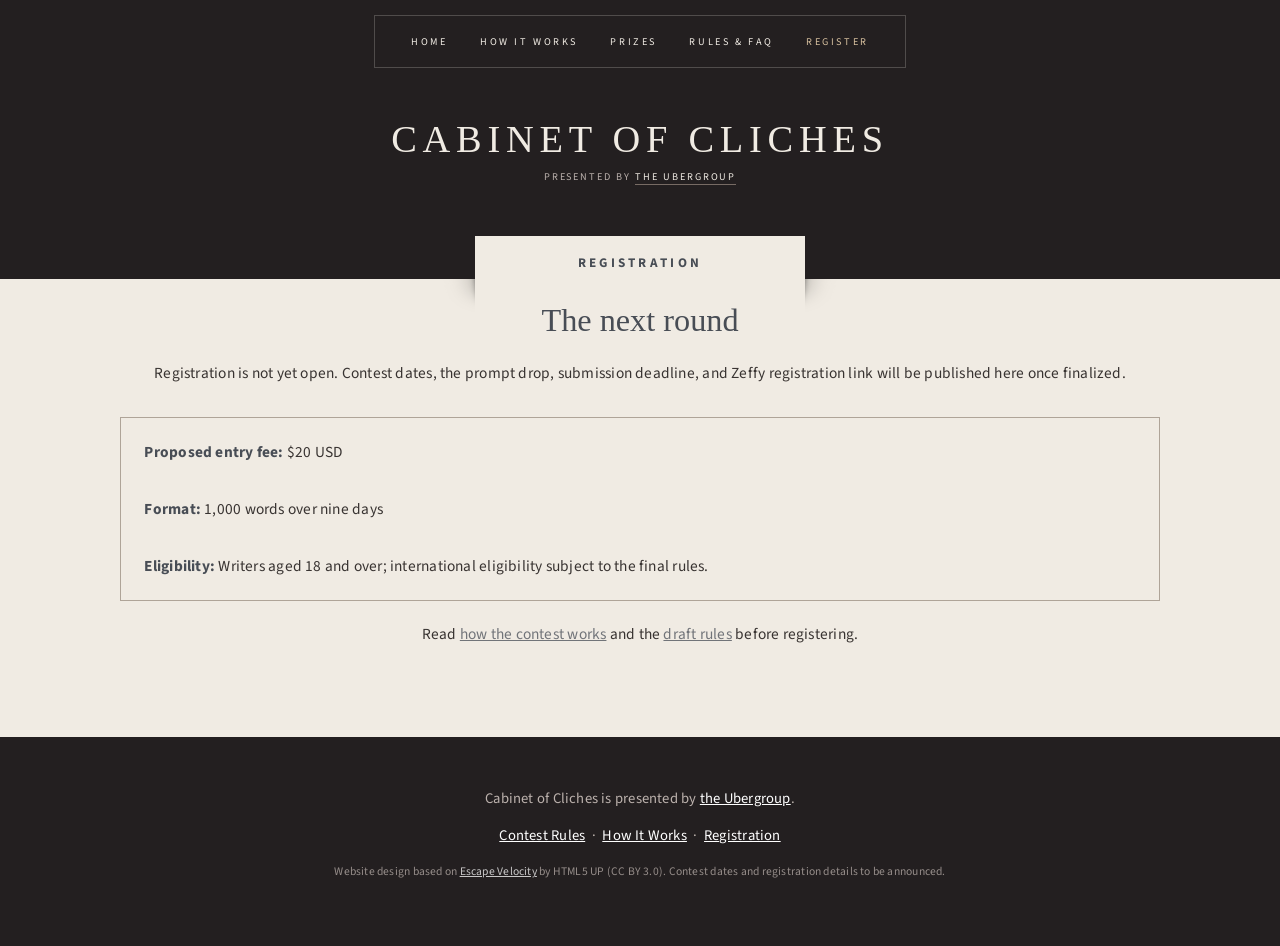
<file: register.html>
<!DOCTYPE HTML>
<!-- Escape Velocity by HTML5 UP | html5up.net | CC BY 3.0 -->
<html lang="en"><head><meta charset="utf-8"/><meta name="viewport" content="width=device-width, initial-scale=1, user-scalable=no"/>
<title>Register | Cabinet of Cliches</title><meta name="description" content="Cabinet of Cliches, a flash fiction contest presented by the Ubergroup. One cliche, seven curiosities, nine days to write."/>
<link rel="stylesheet" href="assets/css/main.css"/><link rel="stylesheet" href="assets/css/cabinet.css"/></head>
<body class="no-sidebar is-preload"><div id="page-wrapper">
<section id="header" class="wrapper"><div id="logo"><h1><a href="index.html">Cabinet of Cliches</a></h1><div class="cabinet-small-title">CABINET OF CLICHES</div><p>Presented by <a href="https://theubergroup.org/">The Ubergroup</a></p></div>
<nav id="nav" aria-label="Main navigation"><ul><li class=""><a href="index.html">Home</a></li>
<li class=""><a href="how-it-works.html">How It Works</a></li>
<li class=""><a href="prizes.html">Prizes</a></li>
<li class=""><a href="rules.html">Rules & FAQ</a></li>
<li class="current"><a href="register.html">Register</a></li></ul></nav></section>
<section class="wrapper style2 cabinet-section"><div class="title">Registration</div><div class="container cabinet-copy"><h2>The next round</h2><p>Registration is not yet open. Contest dates, the prompt drop, submission deadline, and Zeffy registration link will be published here once finalized.</p><div class="sample"><p><strong>Proposed entry fee:</strong> $20 USD</p><p><strong>Format:</strong> 1,000 words over nine days</p><p><strong>Eligibility:</strong> Writers aged 18 and over; international eligibility subject to the final rules.</p></div><p>Read <a href="how-it-works.html">how the contest works</a> and the <a href="rules.html">draft rules</a> before registering.</p></div></section>
<section id="footer" class="wrapper"><div class="container cabinet-footer"><p>Cabinet of Cliches is presented by <a href="https://theubergroup.org/">the Ubergroup</a>.</p><p><a href="rules.html">Contest Rules</a> &nbsp;·&nbsp; <a href="how-it-works.html">How It Works</a> &nbsp;·&nbsp; <a href="register.html">Registration</a></p><p class="smallprint">Website design based on <a href="https://html5up.net/escape-velocity">Escape Velocity</a> by HTML5 UP (CC BY 3.0). Contest dates and registration details to be announced.</p></div></section>
</div><script src="assets/js/jquery.min.js"></script><script src="assets/js/jquery.dropotron.min.js"></script><script src="assets/js/browser.min.js"></script><script src="assets/js/breakpoints.min.js"></script><script src="assets/js/util.js"></script><script src="assets/js/main.js"></script></body></html>
</file>
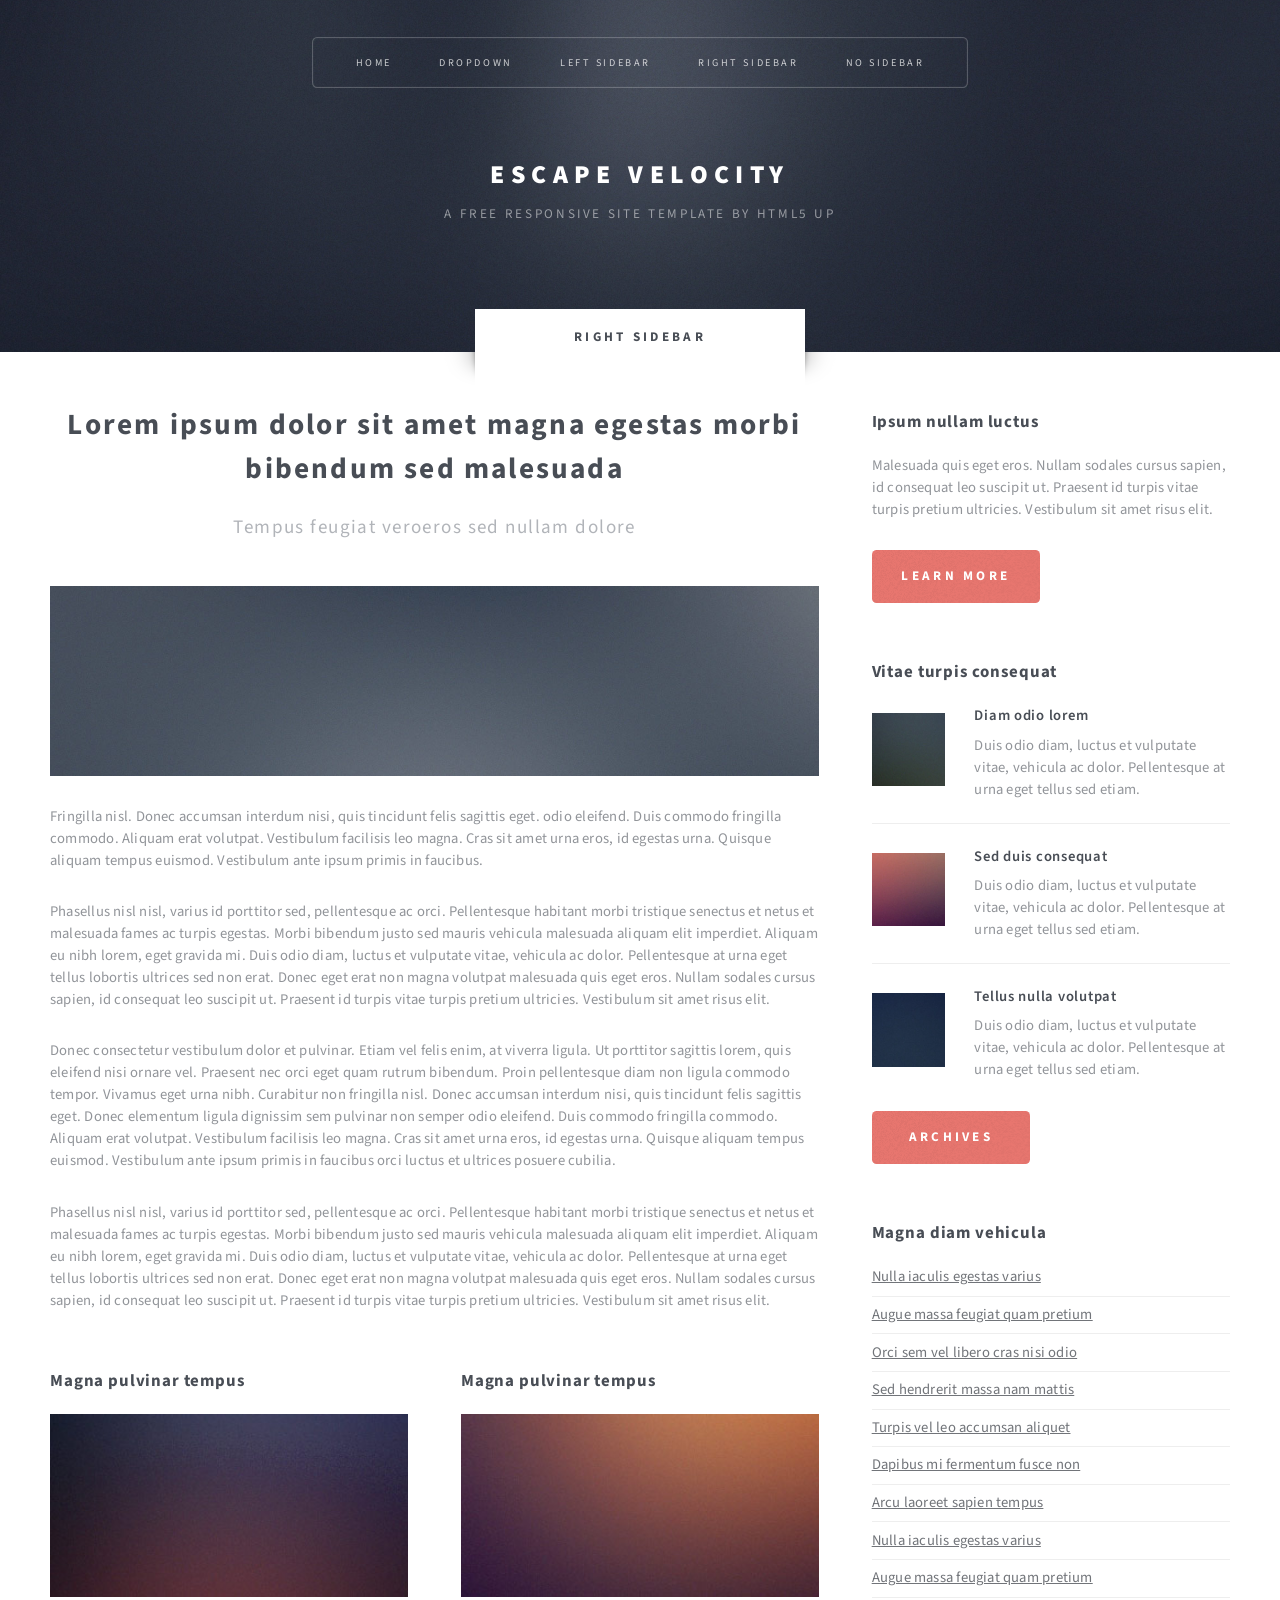
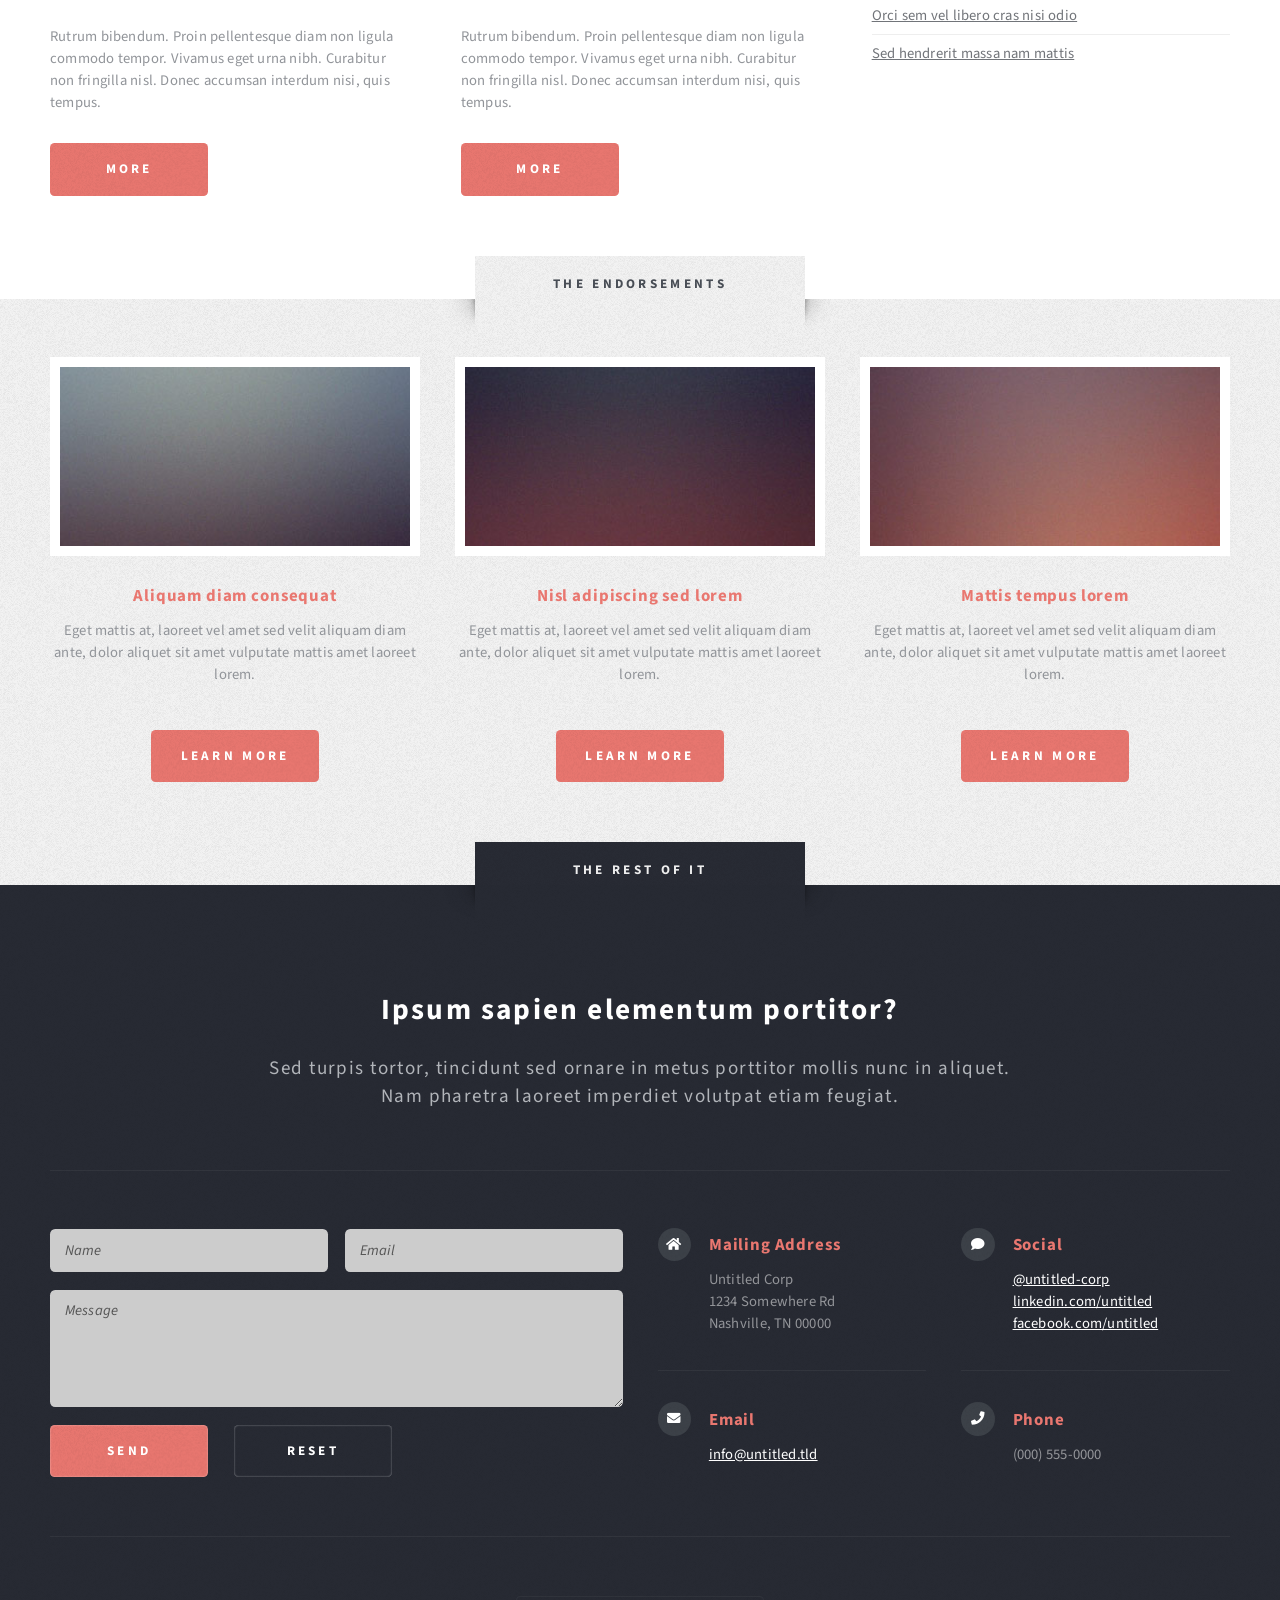
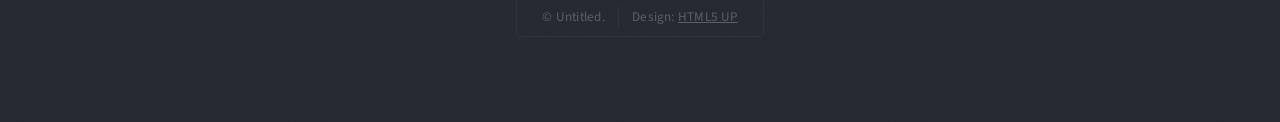
<file: right-sidebar.html>
<!DOCTYPE HTML>
<!--
	Escape Velocity by HTML5 UP
	html5up.net | @ajlkn
	Free for personal and commercial use under the CCA 3.0 license (html5up.net/license)
-->
<html>
	<head>
		<title>Right Sidebar - Escape Velocity by HTML5 UP</title>
		<meta charset="utf-8" />
		<meta name="viewport" content="width=device-width, initial-scale=1, user-scalable=no" />
		<link rel="stylesheet" href="assets/css/main.css" />
	</head>
	<body class="right-sidebar is-preload">
		<div id="page-wrapper">

			<!-- Header -->
				<section id="header" class="wrapper">

					<!-- Logo -->
						<div id="logo">
							<h1><a href="index.html">Escape Velocity</a></h1>
							<p>A free responsive site template by HTML5 UP</p>
						</div>

					<!-- Nav -->
						<nav id="nav">
							<ul>
								<li><a href="index.html">Home</a></li>
								<li>
									<a href="#">Dropdown</a>
									<ul>
										<li><a href="#">Lorem ipsum</a></li>
										<li><a href="#">Magna veroeros</a></li>
										<li><a href="#">Etiam nisl</a></li>
										<li>
											<a href="#">Sed consequat</a>
											<ul>
												<li><a href="#">Lorem dolor</a></li>
												<li><a href="#">Amet consequat</a></li>
												<li><a href="#">Magna phasellus</a></li>
												<li><a href="#">Etiam nisl</a></li>
												<li><a href="#">Sed feugiat</a></li>
											</ul>
										</li>
										<li><a href="#">Nisl tempus</a></li>
									</ul>
								</li>
								<li><a href="left-sidebar.html">Left Sidebar</a></li>
								<li class="current"><a href="right-sidebar.html">Right Sidebar</a></li>
								<li><a href="no-sidebar.html">No Sidebar</a></li>
							</ul>
						</nav>

				</section>

			<!-- Main -->
				<section id="main" class="wrapper style2">
					<div class="title">Right Sidebar</div>
					<div class="container">
						<div class="row gtr-150">
							<div class="col-8 col-12-medium">

								<!-- Content -->
									<div id="content">
										<article class="box post">
											<header class="style1">
												<h2>Lorem ipsum dolor sit amet magna egestas morbi bibendum sed malesuada</h2>
												<p>Tempus feugiat veroeros sed nullam dolore</p>
											</header>
											<a href="#" class="image featured">
												<img src="images/pic01.jpg" alt="" />
											</a>
											<p>Fringilla nisl. Donec accumsan interdum nisi, quis tincidunt felis sagittis eget.
											odio eleifend. Duis commodo fringilla commodo. Aliquam erat volutpat. Vestibulum
											facilisis leo magna. Cras sit amet urna eros, id egestas urna. Quisque aliquam
											tempus euismod. Vestibulum ante ipsum primis in faucibus.</p>
											<p>Phasellus nisl nisl, varius id porttitor sed, pellentesque ac orci. Pellentesque
											habitant morbi tristique senectus et netus et malesuada fames ac turpis egestas. Morbi
											bibendum justo sed mauris vehicula malesuada aliquam elit imperdiet. Aliquam eu nibh
											lorem, eget gravida mi. Duis odio diam, luctus et vulputate vitae, vehicula ac dolor.
											Pellentesque at urna eget tellus lobortis ultrices sed non erat. Donec eget erat non
											magna volutpat malesuada quis eget eros. Nullam sodales cursus sapien, id consequat
											leo suscipit ut. Praesent id turpis vitae turpis pretium ultricies. Vestibulum sit
											amet risus elit.</p>
											<p>Donec consectetur vestibulum dolor et pulvinar. Etiam vel felis enim, at viverra
											ligula. Ut porttitor sagittis lorem, quis eleifend nisi ornare vel. Praesent nec orci
											eget quam rutrum bibendum. Proin pellentesque diam non ligula commodo tempor. Vivamus
											eget urna nibh. Curabitur non fringilla nisl. Donec accumsan interdum nisi, quis
											tincidunt felis sagittis eget. Donec elementum ligula dignissim sem pulvinar non semper
											odio eleifend. Duis commodo fringilla commodo. Aliquam erat volutpat. Vestibulum
											facilisis leo magna. Cras sit amet urna eros, id egestas urna. Quisque aliquam
											tempus euismod. Vestibulum ante ipsum primis in faucibus orci luctus et ultrices
											posuere cubilia.</p>
											<p>Phasellus nisl nisl, varius id porttitor sed, pellentesque ac orci. Pellentesque
											habitant morbi tristique senectus et netus et malesuada fames ac turpis egestas. Morbi
											bibendum justo sed mauris vehicula malesuada aliquam elit imperdiet. Aliquam eu nibh
											lorem, eget gravida mi. Duis odio diam, luctus et vulputate vitae, vehicula ac dolor.
											Pellentesque at urna eget tellus lobortis ultrices sed non erat. Donec eget erat non
											magna volutpat malesuada quis eget eros. Nullam sodales cursus sapien, id consequat
											leo suscipit ut. Praesent id turpis vitae turpis pretium ultricies. Vestibulum sit
											amet risus elit.</p>
										</article>
										<div class="row gtr-150">
											<div class="col-6 col-12-small">
												<section class="box">
													<header>
														<h2>Magna pulvinar tempus</h2>
													</header>
													<a href="#" class="image featured"><img src="images/pic05.jpg" alt="" /></a>
													<p>Rutrum bibendum. Proin pellentesque diam non ligula commodo tempor. Vivamus
													eget urna nibh. Curabitur non fringilla nisl. Donec accumsan interdum nisi, quis
													tempus.</p>
													<a href="#" class="button style1">More</a>
												</section>
											</div>
											<div class="col-6 col-12-small">
												<section class="box">
													<header>
														<h2>Magna pulvinar tempus</h2>
													</header>
													<a href="#" class="image featured"><img src="images/pic06.jpg" alt="" /></a>
													<p>Rutrum bibendum. Proin pellentesque diam non ligula commodo tempor. Vivamus
													eget urna nibh. Curabitur non fringilla nisl. Donec accumsan interdum nisi, quis
													tempus.</p>
													<a href="#" class="button style1">More</a>
												</section>
											</div>
										</div>
									</div>

							</div>
							<div class="col-4 col-12-medium">

								<!-- Sidebar -->
									<div id="sidebar">
										<section class="box">
											<header>
												<h2>Ipsum nullam luctus</h2>
											</header>
											<p>Malesuada quis eget eros. Nullam sodales cursus sapien, id consequat
											leo suscipit ut. Praesent id turpis vitae turpis pretium ultricies. Vestibulum sit
											amet risus elit.</p>
											<a href="#" class="button style1">Learn More</a>
										</section>
										<section class="box">
											<header>
												<h2>Vitae turpis consequat</h2>
											</header>
											<ul class="style2">
												<li>
													<article class="box post-excerpt">
														<a href="#" class="image left"><img src="images/pic08.jpg" alt="" /></a>
														<h3><a href="#">Diam odio lorem</a></h3>
														<p>Duis odio diam, luctus et vulputate vitae, vehicula ac dolor. Pellentesque at urna eget tellus sed etiam.</p>
													</article>
												</li>
												<li>
													<article class="box post-excerpt">
														<a href="#" class="image left"><img src="images/pic09.jpg" alt="" /></a>
														<h3><a href="#">Sed duis consequat</a></h3>
														<p>Duis odio diam, luctus et vulputate vitae, vehicula ac dolor. Pellentesque at urna eget tellus sed etiam.</p>
													</article>
												</li>
												<li>
													<article class="box post-excerpt">
														<a href="#" class="image left"><img src="images/pic10.jpg" alt="" /></a>
														<h3><a href="#">Tellus nulla volutpat</a></h3>
														<p>Duis odio diam, luctus et vulputate vitae, vehicula ac dolor. Pellentesque at urna eget tellus sed etiam.</p>
													</article>
												</li>
											</ul>
											<a href="#" class="button style1">Archives</a>
										</section>
										<section class="box">
											<header>
												<h2>Magna diam vehicula</h2>
											</header>
											<ul class="style3">
												<li><a href="#">Nulla iaculis egestas varius</a></li>
												<li><a href="#">Augue massa feugiat quam pretium</a></li>
												<li><a href="#">Orci sem vel libero cras nisi odio</a></li>
												<li><a href="#">Sed hendrerit massa nam mattis</a></li>
												<li><a href="#">Turpis vel leo accumsan aliquet</a></li>
												<li><a href="#">Dapibus mi fermentum fusce non</a></li>
												<li><a href="#">Arcu laoreet sapien tempus</a></li>
												<li><a href="#">Nulla iaculis egestas varius</a></li>
												<li><a href="#">Augue massa feugiat quam pretium</a></li>
												<li><a href="#">Orci sem vel libero cras nisi odio</a></li>
												<li><a href="#">Sed hendrerit massa nam mattis</a></li>
											</ul>
										</section>
									</div>

							</div>
						</div>
					</div>
				</section>

			<!-- Highlights -->
				<section id="highlights" class="wrapper style3">
					<div class="title">The Endorsements</div>
					<div class="container">
						<div class="row aln-center">
							<div class="col-4 col-12-medium">
								<section class="highlight">
									<a href="#" class="image featured"><img src="images/pic02.jpg" alt="" /></a>
									<h3><a href="#">Aliquam diam consequat</a></h3>
									<p>Eget mattis at, laoreet vel amet sed velit aliquam diam ante, dolor aliquet sit amet vulputate mattis amet laoreet lorem.</p>
									<ul class="actions">
										<li><a href="#" class="button style1">Learn More</a></li>
									</ul>
								</section>
							</div>
							<div class="col-4 col-12-medium">
								<section class="highlight">
									<a href="#" class="image featured"><img src="images/pic03.jpg" alt="" /></a>
									<h3><a href="#">Nisl adipiscing sed lorem</a></h3>
									<p>Eget mattis at, laoreet vel amet sed velit aliquam diam ante, dolor aliquet sit amet vulputate mattis amet laoreet lorem.</p>
									<ul class="actions">
										<li><a href="#" class="button style1">Learn More</a></li>
									</ul>
								</section>
							</div>
							<div class="col-4 col-12-medium">
								<section class="highlight">
									<a href="#" class="image featured"><img src="images/pic04.jpg" alt="" /></a>
									<h3><a href="#">Mattis tempus lorem</a></h3>
									<p>Eget mattis at, laoreet vel amet sed velit aliquam diam ante, dolor aliquet sit amet vulputate mattis amet laoreet lorem.</p>
									<ul class="actions">
										<li><a href="#" class="button style1">Learn More</a></li>
									</ul>
								</section>
							</div>
						</div>
					</div>
				</section>

			<!-- Footer -->
				<section id="footer" class="wrapper">
					<div class="title">The Rest Of It</div>
					<div class="container">
						<header class="style1">
							<h2>Ipsum sapien elementum portitor?</h2>
							<p>
								Sed turpis tortor, tincidunt sed ornare in metus porttitor mollis nunc in aliquet.<br />
								Nam pharetra laoreet imperdiet volutpat etiam feugiat.
							</p>
						</header>
						<div class="row">
							<div class="col-6 col-12-medium">

								<!-- Contact Form -->
									<section>
										<form method="post" action="#">
											<div class="row gtr-50">
												<div class="col-6 col-12-small">
													<input type="text" name="name" id="contact-name" placeholder="Name" />
												</div>
												<div class="col-6 col-12-small">
													<input type="text" name="email" id="contact-email" placeholder="Email" />
												</div>
												<div class="col-12">
													<textarea name="message" id="contact-message" placeholder="Message" rows="4"></textarea>
												</div>
												<div class="col-12">
													<ul class="actions">
														<li><input type="submit" class="style1" value="Send" /></li>
														<li><input type="reset" class="style2" value="Reset" /></li>
													</ul>
												</div>
											</div>
										</form>
									</section>

							</div>
							<div class="col-6 col-12-medium">

								<!-- Contact -->
									<section class="feature-list small">
										<div class="row">
											<div class="col-6 col-12-small">
												<section>
													<h3 class="icon solid fa-home">Mailing Address</h3>
													<p>
														Untitled Corp<br />
														1234 Somewhere Rd<br />
														Nashville, TN 00000
													</p>
												</section>
											</div>
											<div class="col-6 col-12-small">
												<section>
													<h3 class="icon solid fa-comment">Social</h3>
													<p>
														<a href="#">@untitled-corp</a><br />
														<a href="#">linkedin.com/untitled</a><br />
														<a href="#">facebook.com/untitled</a>
													</p>
												</section>
											</div>
											<div class="col-6 col-12-small">
												<section>
													<h3 class="icon solid fa-envelope">Email</h3>
													<p>
														<a href="#">info@untitled.tld</a>
													</p>
												</section>
											</div>
											<div class="col-6 col-12-small">
												<section>
													<h3 class="icon solid fa-phone">Phone</h3>
													<p>
														(000) 555-0000
													</p>
												</section>
											</div>
										</div>
									</section>

							</div>
						</div>
						<div id="copyright">
							<ul>
								<li>&copy; Untitled.</li><li>Design: <a href="http://html5up.net">HTML5 UP</a></li>
							</ul>
						</div>
					</div>
				</section>

		</div>

		<!-- Scripts -->
			<script src="assets/js/jquery.min.js"></script>
			<script src="assets/js/jquery.dropotron.min.js"></script>
			<script src="assets/js/browser.min.js"></script>
			<script src="assets/js/breakpoints.min.js"></script>
			<script src="assets/js/util.js"></script>
			<script src="assets/js/main.js"></script>

	</body>
</html>
</file>
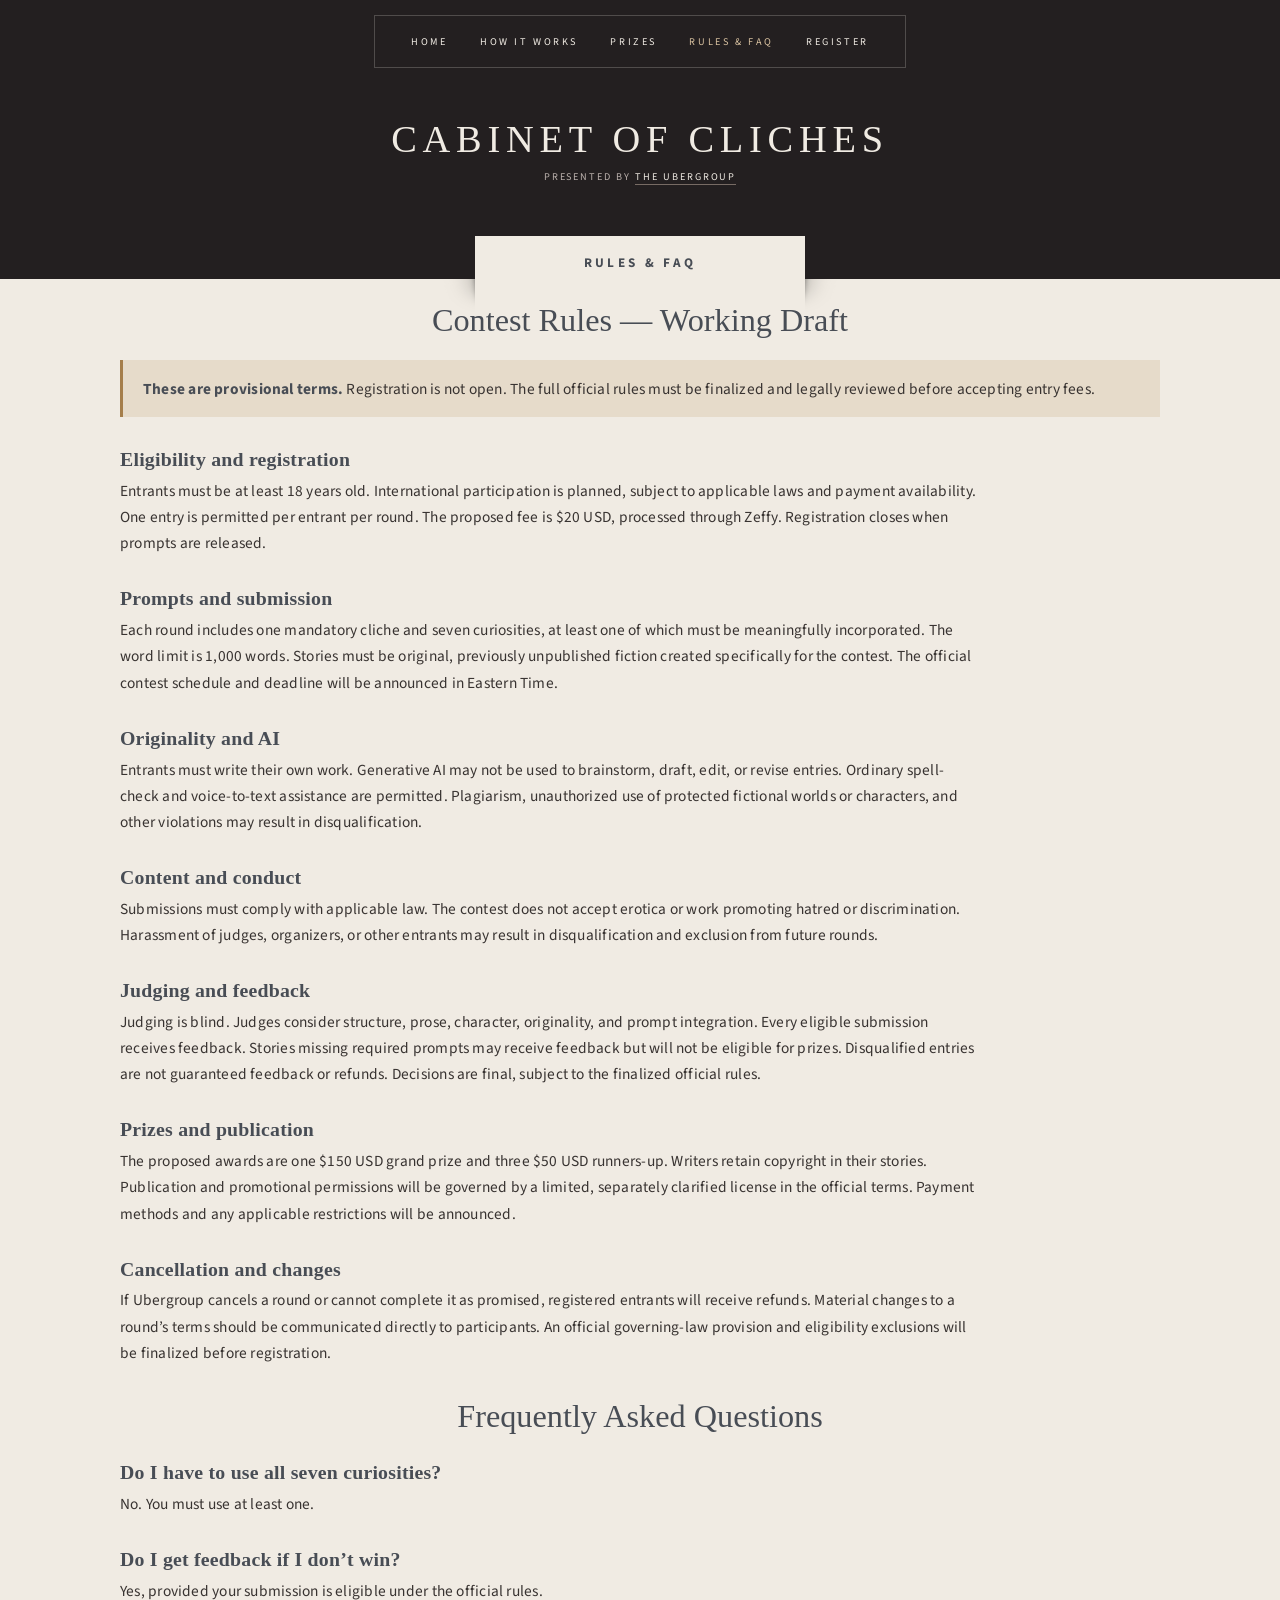
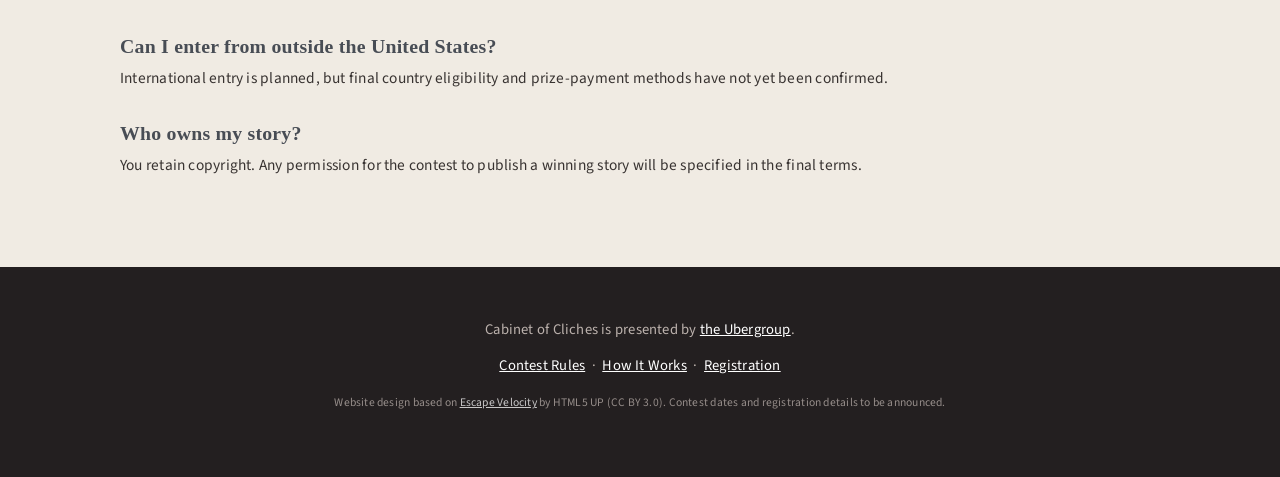
<file: rules.html>
<!DOCTYPE HTML>
<!-- Escape Velocity by HTML5 UP | html5up.net | CC BY 3.0 -->
<html lang="en"><head><meta charset="utf-8"/><meta name="viewport" content="width=device-width, initial-scale=1, user-scalable=no"/>
<title>Rules &amp; FAQ | Cabinet of Cliches</title><meta name="description" content="Cabinet of Cliches, a flash fiction contest presented by the Ubergroup. One cliche, seven curiosities, nine days to write."/>
<link rel="stylesheet" href="assets/css/main.css"/><link rel="stylesheet" href="assets/css/cabinet.css"/></head>
<body class="no-sidebar is-preload"><div id="page-wrapper">
<section id="header" class="wrapper"><div id="logo"><h1><a href="index.html">Cabinet of Cliches</a></h1><div class="cabinet-small-title">CABINET OF CLICHES</div><p>Presented by <a href="https://theubergroup.org/">The Ubergroup</a></p></div>
<nav id="nav" aria-label="Main navigation"><ul><li class=""><a href="index.html">Home</a></li>
<li class=""><a href="how-it-works.html">How It Works</a></li>
<li class=""><a href="prizes.html">Prizes</a></li>
<li class="current"><a href="rules.html">Rules & FAQ</a></li>
<li class=""><a href="register.html">Register</a></li></ul></nav></section>
<section class="wrapper style2 cabinet-section"><div class="title">Rules & FAQ</div><div class="container cabinet-copy"><h2>Contest Rules — Working Draft</h2><p class="draft-warning"><strong>These are provisional terms.</strong> Registration is not open. The full official rules must be finalized and legally reviewed before accepting entry fees.</p><h3>Eligibility and registration</h3><p>Entrants must be at least 18 years old. International participation is planned, subject to applicable laws and payment availability. One entry is permitted per entrant per round. The proposed fee is $20 USD, processed through Zeffy. Registration closes when prompts are released.</p><h3>Prompts and submission</h3><p>Each round includes one mandatory cliche and seven curiosities, at least one of which must be meaningfully incorporated. The word limit is 1,000 words. Stories must be original, previously unpublished fiction created specifically for the contest. The official contest schedule and deadline will be announced in Eastern Time.</p><h3>Originality and AI</h3><p>Entrants must write their own work. Generative AI may not be used to brainstorm, draft, edit, or revise entries. Ordinary spell-check and voice-to-text assistance are permitted. Plagiarism, unauthorized use of protected fictional worlds or characters, and other violations may result in disqualification.</p><h3>Content and conduct</h3><p>Submissions must comply with applicable law. The contest does not accept erotica or work promoting hatred or discrimination. Harassment of judges, organizers, or other entrants may result in disqualification and exclusion from future rounds.</p><h3>Judging and feedback</h3><p>Judging is blind. Judges consider structure, prose, character, originality, and prompt integration. Every eligible submission receives feedback. Stories missing required prompts may receive feedback but will not be eligible for prizes. Disqualified entries are not guaranteed feedback or refunds. Decisions are final, subject to the finalized official rules.</p><h3>Prizes and publication</h3><p>The proposed awards are one $150 USD grand prize and three $50 USD runners-up. Writers retain copyright in their stories. Publication and promotional permissions will be governed by a limited, separately clarified license in the official terms. Payment methods and any applicable restrictions will be announced.</p><h3>Cancellation and changes</h3><p>If Ubergroup cancels a round or cannot complete it as promised, registered entrants will receive refunds. Material changes to a round’s terms should be communicated directly to participants. An official governing-law provision and eligibility exclusions will be finalized before registration.</p><h2>Frequently Asked Questions</h2><h3>Do I have to use all seven curiosities?</h3><p>No. You must use at least one.</p><h3>Do I get feedback if I don’t win?</h3><p>Yes, provided your submission is eligible under the official rules.</p><h3>Can I enter from outside the United States?</h3><p>International entry is planned, but final country eligibility and prize-payment methods have not yet been confirmed.</p><h3>Who owns my story?</h3><p>You retain copyright. Any permission for the contest to publish a winning story will be specified in the final terms.</p></div></section>
<section id="footer" class="wrapper"><div class="container cabinet-footer"><p>Cabinet of Cliches is presented by <a href="https://theubergroup.org/">the Ubergroup</a>.</p><p><a href="rules.html">Contest Rules</a> &nbsp;·&nbsp; <a href="how-it-works.html">How It Works</a> &nbsp;·&nbsp; <a href="register.html">Registration</a></p><p class="smallprint">Website design based on <a href="https://html5up.net/escape-velocity">Escape Velocity</a> by HTML5 UP (CC BY 3.0). Contest dates and registration details to be announced.</p></div></section>
</div><script src="assets/js/jquery.min.js"></script><script src="assets/js/jquery.dropotron.min.js"></script><script src="assets/js/browser.min.js"></script><script src="assets/js/breakpoints.min.js"></script><script src="assets/js/util.js"></script><script src="assets/js/main.js"></script></body></html>
</file>
<file: assets/css/cabinet.css>
/* Cabinet of Clichés — Escape Velocity custom styles */
/* Load after main.css */

:root {
    --ink: #231f20;
    --ivory: #f0ebe3;
    --muted: #bcb2ad;
    --gold: #b49a70;
}

body {
    background: var(--ink);
    color: #383331;
}

/* HEADER */

#header,
#header.homepage,
.homepage #header {
    background: var(--ink) !important;
}

#header:before {
    background: none !important;
}

#header {
    height: 19em !important;
}

.homepage #header {
    height: 36em !important;
}

/* LOGO */

#logo {
    top: 1.5em;
}

#logo h1 {
    position: absolute;
    left: -9999px;
}

#logo p {
    font-size: 0.7em;
    margin: 0.4em 0 0;
    letter-spacing: 0.19em;
    color: var(--muted);
}

#logo p a {
    color: var(--ivory);
    border-bottom: 1px solid #776b64;
    text-decoration: none;
}

.cabinet-hero-logo {
    display: block;
    width: min(280px, 82vw);
    height: auto;
    margin: 0 auto;
}

.cabinet-small-title {
    font-family: Georgia, serif;
    letter-spacing: 0.15em;
    font-size: clamp(1.4rem, 3vw, 2.4rem);
    color: var(--ivory);
    margin: 0 auto 1rem;
}

/* NAVIGATION */

#nav {
    top: 1em;
    z-index: 10;
}

#nav > ul {
    box-shadow: none;
    border: 1px solid rgba(240, 235, 227, 0.22);
    border-radius: 0;
}

#nav > ul > li {
    padding: 0 1em;
}

#nav > ul > li > a {
    color: var(--ivory);
}

#nav > ul > li.current > a {
    color: #d9c2a0;
}

/* SECTION COLORS */

.wrapper.style1 {
    background: var(--ink);
    color: var(--ivory);
}

.wrapper.style1 .title {
    background: var(--ink);
    color: var(--ivory);
}

.wrapper.style2 {
    background: #f0ebe3;
}

.wrapper.style2 .title {
    background: #f0ebe3;
}

.wrapper.style3 {
    background: #ded7cc;
}

.wrapper.style3 .title {
    background: #ded7cc;
}

/* CONTENT */

.cabinet-section {
    padding-top: 1.5em;
    padding-bottom: 4em;
}

.cabinet-copy {
    max-width: 1040px;
    text-align: center;
}

.cabinet-copy h2 {
    font-family: Georgia, serif;
    font-size: 2.2em;
    line-height: 1.2;
    letter-spacing: 0;
    text-transform: none;
    font-weight: normal;
    margin: 0 0 0.65em;
}

.cabinet-copy h3 {
    font-family: Georgia, serif;
    font-size: 1.35em;
    margin: 1.3em 0 0.4em;
    text-transform: none;
}

.cabinet-copy p {
    font-size: 1.05em;
    line-height: 1.7;
}

.cabinet-copy > .lead {
    font-size: 1.3em;
    max-width: 800px;
    margin: 0 auto 1.2em;
}

.cabinet-copy > h3,
.cabinet-copy > h3 + p,
.cabinet-copy > .sample,
.cabinet-copy > .draft-warning {
    text-align: left;
}

.cabinet-copy > h3 + p {
    max-width: 860px;
}

.eyebrow {
    text-transform: uppercase;
    letter-spacing: 0.25em;
    font-size: 0.73em !important;
    color: var(--gold);
}

.factline {
    letter-spacing: 0.06em;
    font-size: 1.12em !important;
}

.factline span {
    padding: 0 0.5em;
    color: var(--gold);
}

/* CARDS */

.cabinet-cards {
    display: grid;
    grid-template-columns: repeat(3, minmax(0, 1fr));
    gap: 1.5em;
    margin: 2.4em 0;
}

.cabinet-cards article {
    padding: 1.9em 1.3em;
    border: 1px solid #b8aea4;
    text-align: left;
}

.cabinet-cards article h3 {
    margin: 0.4em 0;
}

.cabinet-cards article p {
    font-size: 0.98em;
}

.number {
    font-family: Georgia, serif;
    font-size: 2em;
    color: #8e7658;
}

.money {
    font-family: Georgia, serif;
    font-size: 2.1em !important;
    margin: 0;
    color: #70583e;
}

.style1 .money {
    color: var(--ivory);
}

.center {
    text-align: center;
}

/* SAMPLE PROMPTS AND NOTICES */

.sample {
    padding: 1.4em 1.6em;
    border: 1px solid #afa498;
    margin: 1.4em 0;
}

.sample p:last-child {
    margin-bottom: 0;
}

.smallprint {
    font-size: 0.79em !important;
    opacity: 0.75;
}

.draft-warning {
    border-left: 3px solid #a57e4b;
    padding: 1em 1.3em;
    background: #e6dbca;
    margin-bottom: 2em;
}

/* FOOTER */

#footer {
    background: var(--ink) !important;
    padding: 3.5em 1em !important;
    color: var(--muted);
}

#footer:before {
    display: none;
}

.cabinet-footer {
    text-align: center;
}

.cabinet-footer p {
    margin: 0 0 1em;
}

.cabinet-footer a {
    color: var(--ivory);
}

/* BUTTONS */

.button.style1 {
    background: #8c7355 !important;
    color: #fff !important;
}

.button.style2 {
    background: transparent !important;
    color: inherit !important;
    border: 1px solid #8c7355 !important;
    box-shadow: none !important;
}

.style1 .button.style2 {
    color: var(--ivory) !important;
}

/* MOBILE */

@media screen and (max-width: 736px) {

    .homepage #header {
        height: 31em !important;
    }

    #header {
        height: 13em !important;
    }

    #logo {
        top: 0.8em;
    }

    .cabinet-hero-logo {
        width: min(220px, 86vw);
        height: auto;
    }

    .cabinet-small-title {
        font-size: 1.5rem;
    }

    .cabinet-section {
        padding: 1.5em 0;
    }

    .cabinet-copy h2 {
        font-size: 1.7em;
    }

    .cabinet-copy > .lead {
        font-size: 1.1em;
    }

    .cabinet-cards {
        grid-template-columns: 1fr;
        gap: 1em;
    }

    .cabinet-cards article {
        padding: 1.2em;
    }

    .factline {
        font-size: 0.94em !important;
    }

    #titleBar .title {
        font-size: 0.78em;
        letter-spacing: 0.03em;
    }
}
#intro > .title {
    box-shadow: none;
}

#intro > .title::before,
#intro > .title::after {
    display: none;
}
</file>
<file: assets/css/main.css>
@import url("fontawesome-all.min.css");
@import url("https://fonts.googleapis.com/css?family=Source+Sans+Pro:400,400italic,700,900");

/*
	Escape Velocity by HTML5 UP
	html5up.net | @ajlkn
	Free for personal and commercial use under the CCA 3.0 license (html5up.net/license)
*/

html, body, div, span, applet, object,
iframe, h1, h2, h3, h4, h5, h6, p, blockquote,
pre, a, abbr, acronym, address, big, cite,
code, del, dfn, em, img, ins, kbd, q, s, samp,
small, strike, strong, sub, sup, tt, var, b,
u, i, center, dl, dt, dd, ol, ul, li, fieldset,
form, label, legend, table, caption, tbody,
tfoot, thead, tr, th, td, article, aside,
canvas, details, embed, figure, figcaption,
footer, header, hgroup, menu, nav, output, ruby,
section, summary, time, mark, audio, video {
	margin: 0;
	padding: 0;
	border: 0;
	font-size: 100%;
	font: inherit;
	vertical-align: baseline;}

article, aside, details, figcaption, figure,
footer, header, hgroup, menu, nav, section {
	display: block;}

body {
	line-height: 1;
}

ol, ul {
	list-style: none;
}

blockquote, q {
	quotes: none;
}

	blockquote:before, blockquote:after, q:before, q:after {
		content: '';
		content: none;
	}

table {
	border-collapse: collapse;
	border-spacing: 0;
}

body {
	-webkit-text-size-adjust: none;
}

mark {
	background-color: transparent;
	color: inherit;
}

input::-moz-focus-inner {
	border: 0;
	padding: 0;
}

input, select, textarea {
	-moz-appearance: none;
	-webkit-appearance: none;
	-ms-appearance: none;
	appearance: none;
}

/* Basic */

	@-ms-viewport {
		width: device-width;
	}

	html {
		box-sizing: border-box;
	}

	*, *:before, *:after {
		box-sizing: inherit;
	}

	body.is-preload *, body.is-preload *:before, body.is-preload *:after {
		-moz-animation: none !important;
		-webkit-animation: none !important;
		-ms-animation: none !important;
		animation: none !important;
		-moz-transition: none !important;
		-webkit-transition: none !important;
		-ms-transition: none !important;
		transition: none !important;
	}

	body, input, textarea, select {
		font-family: 'Source Sans Pro', sans-serif;
		font-weight: 400;
		color: #919499;
		font-size: 14pt;
		line-height: 1.75em;
		letter-spacing: 0.025em;
	}

	h1, h2, h3, h4, h5, h6 {
		font-weight: 700;
		color: #484d55;
	}

		h1 a, h2 a, h3 a, h4 a, h5 a, h6 a {
			color: inherit;
			text-decoration: none;
		}

	a {
		-moz-transition: color .25s ease-in-out;
		-webkit-transition: color .25s ease-in-out;
		-ms-transition: color .25s ease-in-out;
		transition: color .25s ease-in-out;
		text-decoration: underline;
		color: #717479;
	}

		a:hover {
			text-decoration: none;
		}

	strong, b {
		font-weight: 700;
		color: #484d55;
	}

	blockquote {
		border-left: solid 0.5em #ddd;
		padding: 1em 0 1em 2em;
		font-style: italic;
	}

	em, i {
		font-style: italic;
	}

	hr {
		border: 0;
		border-top: solid 1px #ddd;
		margin: 2em 0 2em 0;
	}

	sub {
		position: relative;
		top: 0.5em;
		font-size: 0.8em;
	}

	sup {
		position: relative;
		top: -0.5em;
		font-size: 0.8em;
	}

	.nobr {
		white-space: nowrap;
	}

	br.clear {
		clear: both;
	}

	p, ul, ol, dl, table, blockquote, form {
		margin-bottom: 2em;
	}

/* Container */

	.container {
		margin: 0 auto;
		max-width: 100%;
		width: 68em;
	}

		@media screen and (max-width: 1680px) {

			.container {
				width: 70em;
			}

		}

		@media screen and (max-width: 1280px) {

			.container {
				width: calc(100% - 100px);
			}

		}

		@media screen and (max-width: 980px) {

			.container {
				width: calc(100% - 100px);
			}

		}

		@media screen and (max-width: 736px) {

			.container {
				width: calc(100% - 40px);
			}

		}

/* Row */

	.row {
		display: flex;
		flex-wrap: wrap;
		box-sizing: border-box;
		align-items: stretch;
	}

		.row > * {
			box-sizing: border-box;
		}

		.row.gtr-uniform > * > :last-child {
			margin-bottom: 0;
		}

		.row.aln-left {
			justify-content: flex-start;
		}

		.row.aln-center {
			justify-content: center;
		}

		.row.aln-right {
			justify-content: flex-end;
		}

		.row.aln-top {
			align-items: flex-start;
		}

		.row.aln-middle {
			align-items: center;
		}

		.row.aln-bottom {
			align-items: flex-end;
		}

		.row > .imp {
			order: -1;
		}

		.row > .col-1 {
			width: 8.33333%;
		}

		.row > .off-1 {
			margin-left: 8.33333%;
		}

		.row > .col-2 {
			width: 16.66667%;
		}

		.row > .off-2 {
			margin-left: 16.66667%;
		}

		.row > .col-3 {
			width: 25%;
		}

		.row > .off-3 {
			margin-left: 25%;
		}

		.row > .col-4 {
			width: 33.33333%;
		}

		.row > .off-4 {
			margin-left: 33.33333%;
		}

		.row > .col-5 {
			width: 41.66667%;
		}

		.row > .off-5 {
			margin-left: 41.66667%;
		}

		.row > .col-6 {
			width: 50%;
		}

		.row > .off-6 {
			margin-left: 50%;
		}

		.row > .col-7 {
			width: 58.33333%;
		}

		.row > .off-7 {
			margin-left: 58.33333%;
		}

		.row > .col-8 {
			width: 66.66667%;
		}

		.row > .off-8 {
			margin-left: 66.66667%;
		}

		.row > .col-9 {
			width: 75%;
		}

		.row > .off-9 {
			margin-left: 75%;
		}

		.row > .col-10 {
			width: 83.33333%;
		}

		.row > .off-10 {
			margin-left: 83.33333%;
		}

		.row > .col-11 {
			width: 91.66667%;
		}

		.row > .off-11 {
			margin-left: 91.66667%;
		}

		.row > .col-12 {
			width: 100%;
		}

		.row > .off-12 {
			margin-left: 100%;
		}

		.row.gtr-0 {
			margin-top: 0px;
			margin-left: 0px;
		}

			.row.gtr-0 > * {
				padding: 0px 0 0 0px;
			}

			.row.gtr-0.gtr-uniform {
				margin-top: 0px;
			}

				.row.gtr-0.gtr-uniform > * {
					padding-top: 0px;
				}

		.row.gtr-25 {
			margin-top: -12.5px;
			margin-left: -12.5px;
		}

			.row.gtr-25 > * {
				padding: 12.5px 0 0 12.5px;
			}

			.row.gtr-25.gtr-uniform {
				margin-top: -12.5px;
			}

				.row.gtr-25.gtr-uniform > * {
					padding-top: 12.5px;
				}

		.row.gtr-50 {
			margin-top: -25px;
			margin-left: -25px;
		}

			.row.gtr-50 > * {
				padding: 25px 0 0 25px;
			}

			.row.gtr-50.gtr-uniform {
				margin-top: -25px;
			}

				.row.gtr-50.gtr-uniform > * {
					padding-top: 25px;
				}

		.row {
			margin-top: -50px;
			margin-left: -50px;
		}

			.row > * {
				padding: 50px 0 0 50px;
			}

			.row.gtr-uniform {
				margin-top: -50px;
			}

				.row.gtr-uniform > * {
					padding-top: 50px;
				}

		.row.gtr-150 {
			margin-top: -75px;
			margin-left: -75px;
		}

			.row.gtr-150 > * {
				padding: 75px 0 0 75px;
			}

			.row.gtr-150.gtr-uniform {
				margin-top: -75px;
			}

				.row.gtr-150.gtr-uniform > * {
					padding-top: 75px;
				}

		.row.gtr-200 {
			margin-top: -100px;
			margin-left: -100px;
		}

			.row.gtr-200 > * {
				padding: 100px 0 0 100px;
			}

			.row.gtr-200.gtr-uniform {
				margin-top: -100px;
			}

				.row.gtr-200.gtr-uniform > * {
					padding-top: 100px;
				}

		@media screen and (max-width: 1680px) {

			.row {
				display: flex;
				flex-wrap: wrap;
				box-sizing: border-box;
				align-items: stretch;
			}

				.row > * {
					box-sizing: border-box;
				}

				.row.gtr-uniform > * > :last-child {
					margin-bottom: 0;
				}

				.row.aln-left {
					justify-content: flex-start;
				}

				.row.aln-center {
					justify-content: center;
				}

				.row.aln-right {
					justify-content: flex-end;
				}

				.row.aln-top {
					align-items: flex-start;
				}

				.row.aln-middle {
					align-items: center;
				}

				.row.aln-bottom {
					align-items: flex-end;
				}

				.row > .imp-xlarge {
					order: -1;
				}

				.row > .col-1-xlarge {
					width: 8.33333%;
				}

				.row > .off-1-xlarge {
					margin-left: 8.33333%;
				}

				.row > .col-2-xlarge {
					width: 16.66667%;
				}

				.row > .off-2-xlarge {
					margin-left: 16.66667%;
				}

				.row > .col-3-xlarge {
					width: 25%;
				}

				.row > .off-3-xlarge {
					margin-left: 25%;
				}

				.row > .col-4-xlarge {
					width: 33.33333%;
				}

				.row > .off-4-xlarge {
					margin-left: 33.33333%;
				}

				.row > .col-5-xlarge {
					width: 41.66667%;
				}

				.row > .off-5-xlarge {
					margin-left: 41.66667%;
				}

				.row > .col-6-xlarge {
					width: 50%;
				}

				.row > .off-6-xlarge {
					margin-left: 50%;
				}

				.row > .col-7-xlarge {
					width: 58.33333%;
				}

				.row > .off-7-xlarge {
					margin-left: 58.33333%;
				}

				.row > .col-8-xlarge {
					width: 66.66667%;
				}

				.row > .off-8-xlarge {
					margin-left: 66.66667%;
				}

				.row > .col-9-xlarge {
					width: 75%;
				}

				.row > .off-9-xlarge {
					margin-left: 75%;
				}

				.row > .col-10-xlarge {
					width: 83.33333%;
				}

				.row > .off-10-xlarge {
					margin-left: 83.33333%;
				}

				.row > .col-11-xlarge {
					width: 91.66667%;
				}

				.row > .off-11-xlarge {
					margin-left: 91.66667%;
				}

				.row > .col-12-xlarge {
					width: 100%;
				}

				.row > .off-12-xlarge {
					margin-left: 100%;
				}

				.row.gtr-0 {
					margin-top: 0px;
					margin-left: 0px;
				}

					.row.gtr-0 > * {
						padding: 0px 0 0 0px;
					}

					.row.gtr-0.gtr-uniform {
						margin-top: 0px;
					}

						.row.gtr-0.gtr-uniform > * {
							padding-top: 0px;
						}

				.row.gtr-25 {
					margin-top: -12.5px;
					margin-left: -12.5px;
				}

					.row.gtr-25 > * {
						padding: 12.5px 0 0 12.5px;
					}

					.row.gtr-25.gtr-uniform {
						margin-top: -12.5px;
					}

						.row.gtr-25.gtr-uniform > * {
							padding-top: 12.5px;
						}

				.row.gtr-50 {
					margin-top: -25px;
					margin-left: -25px;
				}

					.row.gtr-50 > * {
						padding: 25px 0 0 25px;
					}

					.row.gtr-50.gtr-uniform {
						margin-top: -25px;
					}

						.row.gtr-50.gtr-uniform > * {
							padding-top: 25px;
						}

				.row {
					margin-top: -50px;
					margin-left: -50px;
				}

					.row > * {
						padding: 50px 0 0 50px;
					}

					.row.gtr-uniform {
						margin-top: -50px;
					}

						.row.gtr-uniform > * {
							padding-top: 50px;
						}

				.row.gtr-150 {
					margin-top: -75px;
					margin-left: -75px;
				}

					.row.gtr-150 > * {
						padding: 75px 0 0 75px;
					}

					.row.gtr-150.gtr-uniform {
						margin-top: -75px;
					}

						.row.gtr-150.gtr-uniform > * {
							padding-top: 75px;
						}

				.row.gtr-200 {
					margin-top: -100px;
					margin-left: -100px;
				}

					.row.gtr-200 > * {
						padding: 100px 0 0 100px;
					}

					.row.gtr-200.gtr-uniform {
						margin-top: -100px;
					}

						.row.gtr-200.gtr-uniform > * {
							padding-top: 100px;
						}

		}

		@media screen and (max-width: 1280px) {

			.row {
				display: flex;
				flex-wrap: wrap;
				box-sizing: border-box;
				align-items: stretch;
			}

				.row > * {
					box-sizing: border-box;
				}

				.row.gtr-uniform > * > :last-child {
					margin-bottom: 0;
				}

				.row.aln-left {
					justify-content: flex-start;
				}

				.row.aln-center {
					justify-content: center;
				}

				.row.aln-right {
					justify-content: flex-end;
				}

				.row.aln-top {
					align-items: flex-start;
				}

				.row.aln-middle {
					align-items: center;
				}

				.row.aln-bottom {
					align-items: flex-end;
				}

				.row > .imp-large {
					order: -1;
				}

				.row > .col-1-large {
					width: 8.33333%;
				}

				.row > .off-1-large {
					margin-left: 8.33333%;
				}

				.row > .col-2-large {
					width: 16.66667%;
				}

				.row > .off-2-large {
					margin-left: 16.66667%;
				}

				.row > .col-3-large {
					width: 25%;
				}

				.row > .off-3-large {
					margin-left: 25%;
				}

				.row > .col-4-large {
					width: 33.33333%;
				}

				.row > .off-4-large {
					margin-left: 33.33333%;
				}

				.row > .col-5-large {
					width: 41.66667%;
				}

				.row > .off-5-large {
					margin-left: 41.66667%;
				}

				.row > .col-6-large {
					width: 50%;
				}

				.row > .off-6-large {
					margin-left: 50%;
				}

				.row > .col-7-large {
					width: 58.33333%;
				}

				.row > .off-7-large {
					margin-left: 58.33333%;
				}

				.row > .col-8-large {
					width: 66.66667%;
				}

				.row > .off-8-large {
					margin-left: 66.66667%;
				}

				.row > .col-9-large {
					width: 75%;
				}

				.row > .off-9-large {
					margin-left: 75%;
				}

				.row > .col-10-large {
					width: 83.33333%;
				}

				.row > .off-10-large {
					margin-left: 83.33333%;
				}

				.row > .col-11-large {
					width: 91.66667%;
				}

				.row > .off-11-large {
					margin-left: 91.66667%;
				}

				.row > .col-12-large {
					width: 100%;
				}

				.row > .off-12-large {
					margin-left: 100%;
				}

				.row.gtr-0 {
					margin-top: 0px;
					margin-left: 0px;
				}

					.row.gtr-0 > * {
						padding: 0px 0 0 0px;
					}

					.row.gtr-0.gtr-uniform {
						margin-top: 0px;
					}

						.row.gtr-0.gtr-uniform > * {
							padding-top: 0px;
						}

				.row.gtr-25 {
					margin-top: -8.75px;
					margin-left: -8.75px;
				}

					.row.gtr-25 > * {
						padding: 8.75px 0 0 8.75px;
					}

					.row.gtr-25.gtr-uniform {
						margin-top: -8.75px;
					}

						.row.gtr-25.gtr-uniform > * {
							padding-top: 8.75px;
						}

				.row.gtr-50 {
					margin-top: -17.5px;
					margin-left: -17.5px;
				}

					.row.gtr-50 > * {
						padding: 17.5px 0 0 17.5px;
					}

					.row.gtr-50.gtr-uniform {
						margin-top: -17.5px;
					}

						.row.gtr-50.gtr-uniform > * {
							padding-top: 17.5px;
						}

				.row {
					margin-top: -35px;
					margin-left: -35px;
				}

					.row > * {
						padding: 35px 0 0 35px;
					}

					.row.gtr-uniform {
						margin-top: -35px;
					}

						.row.gtr-uniform > * {
							padding-top: 35px;
						}

				.row.gtr-150 {
					margin-top: -52.5px;
					margin-left: -52.5px;
				}

					.row.gtr-150 > * {
						padding: 52.5px 0 0 52.5px;
					}

					.row.gtr-150.gtr-uniform {
						margin-top: -52.5px;
					}

						.row.gtr-150.gtr-uniform > * {
							padding-top: 52.5px;
						}

				.row.gtr-200 {
					margin-top: -70px;
					margin-left: -70px;
				}

					.row.gtr-200 > * {
						padding: 70px 0 0 70px;
					}

					.row.gtr-200.gtr-uniform {
						margin-top: -70px;
					}

						.row.gtr-200.gtr-uniform > * {
							padding-top: 70px;
						}

		}

		@media screen and (max-width: 980px) {

			.row {
				display: flex;
				flex-wrap: wrap;
				box-sizing: border-box;
				align-items: stretch;
			}

				.row > * {
					box-sizing: border-box;
				}

				.row.gtr-uniform > * > :last-child {
					margin-bottom: 0;
				}

				.row.aln-left {
					justify-content: flex-start;
				}

				.row.aln-center {
					justify-content: center;
				}

				.row.aln-right {
					justify-content: flex-end;
				}

				.row.aln-top {
					align-items: flex-start;
				}

				.row.aln-middle {
					align-items: center;
				}

				.row.aln-bottom {
					align-items: flex-end;
				}

				.row > .imp-medium {
					order: -1;
				}

				.row > .col-1-medium {
					width: 8.33333%;
				}

				.row > .off-1-medium {
					margin-left: 8.33333%;
				}

				.row > .col-2-medium {
					width: 16.66667%;
				}

				.row > .off-2-medium {
					margin-left: 16.66667%;
				}

				.row > .col-3-medium {
					width: 25%;
				}

				.row > .off-3-medium {
					margin-left: 25%;
				}

				.row > .col-4-medium {
					width: 33.33333%;
				}

				.row > .off-4-medium {
					margin-left: 33.33333%;
				}

				.row > .col-5-medium {
					width: 41.66667%;
				}

				.row > .off-5-medium {
					margin-left: 41.66667%;
				}

				.row > .col-6-medium {
					width: 50%;
				}

				.row > .off-6-medium {
					margin-left: 50%;
				}

				.row > .col-7-medium {
					width: 58.33333%;
				}

				.row > .off-7-medium {
					margin-left: 58.33333%;
				}

				.row > .col-8-medium {
					width: 66.66667%;
				}

				.row > .off-8-medium {
					margin-left: 66.66667%;
				}

				.row > .col-9-medium {
					width: 75%;
				}

				.row > .off-9-medium {
					margin-left: 75%;
				}

				.row > .col-10-medium {
					width: 83.33333%;
				}

				.row > .off-10-medium {
					margin-left: 83.33333%;
				}

				.row > .col-11-medium {
					width: 91.66667%;
				}

				.row > .off-11-medium {
					margin-left: 91.66667%;
				}

				.row > .col-12-medium {
					width: 100%;
				}

				.row > .off-12-medium {
					margin-left: 100%;
				}

				.row.gtr-0 {
					margin-top: 0px;
					margin-left: 0px;
				}

					.row.gtr-0 > * {
						padding: 0px 0 0 0px;
					}

					.row.gtr-0.gtr-uniform {
						margin-top: 0px;
					}

						.row.gtr-0.gtr-uniform > * {
							padding-top: 0px;
						}

				.row.gtr-25 {
					margin-top: -12.5px;
					margin-left: -12.5px;
				}

					.row.gtr-25 > * {
						padding: 12.5px 0 0 12.5px;
					}

					.row.gtr-25.gtr-uniform {
						margin-top: -12.5px;
					}

						.row.gtr-25.gtr-uniform > * {
							padding-top: 12.5px;
						}

				.row.gtr-50 {
					margin-top: -25px;
					margin-left: -25px;
				}

					.row.gtr-50 > * {
						padding: 25px 0 0 25px;
					}

					.row.gtr-50.gtr-uniform {
						margin-top: -25px;
					}

						.row.gtr-50.gtr-uniform > * {
							padding-top: 25px;
						}

				.row {
					margin-top: -50px;
					margin-left: -50px;
				}

					.row > * {
						padding: 50px 0 0 50px;
					}

					.row.gtr-uniform {
						margin-top: -50px;
					}

						.row.gtr-uniform > * {
							padding-top: 50px;
						}

				.row.gtr-150 {
					margin-top: -75px;
					margin-left: -75px;
				}

					.row.gtr-150 > * {
						padding: 75px 0 0 75px;
					}

					.row.gtr-150.gtr-uniform {
						margin-top: -75px;
					}

						.row.gtr-150.gtr-uniform > * {
							padding-top: 75px;
						}

				.row.gtr-200 {
					margin-top: -100px;
					margin-left: -100px;
				}

					.row.gtr-200 > * {
						padding: 100px 0 0 100px;
					}

					.row.gtr-200.gtr-uniform {
						margin-top: -100px;
					}

						.row.gtr-200.gtr-uniform > * {
							padding-top: 100px;
						}

		}

		@media screen and (max-width: 736px) {

			.row {
				display: flex;
				flex-wrap: wrap;
				box-sizing: border-box;
				align-items: stretch;
			}

				.row > * {
					box-sizing: border-box;
				}

				.row.gtr-uniform > * > :last-child {
					margin-bottom: 0;
				}

				.row.aln-left {
					justify-content: flex-start;
				}

				.row.aln-center {
					justify-content: center;
				}

				.row.aln-right {
					justify-content: flex-end;
				}

				.row.aln-top {
					align-items: flex-start;
				}

				.row.aln-middle {
					align-items: center;
				}

				.row.aln-bottom {
					align-items: flex-end;
				}

				.row > .imp-small {
					order: -1;
				}

				.row > .col-1-small {
					width: 8.33333%;
				}

				.row > .off-1-small {
					margin-left: 8.33333%;
				}

				.row > .col-2-small {
					width: 16.66667%;
				}

				.row > .off-2-small {
					margin-left: 16.66667%;
				}

				.row > .col-3-small {
					width: 25%;
				}

				.row > .off-3-small {
					margin-left: 25%;
				}

				.row > .col-4-small {
					width: 33.33333%;
				}

				.row > .off-4-small {
					margin-left: 33.33333%;
				}

				.row > .col-5-small {
					width: 41.66667%;
				}

				.row > .off-5-small {
					margin-left: 41.66667%;
				}

				.row > .col-6-small {
					width: 50%;
				}

				.row > .off-6-small {
					margin-left: 50%;
				}

				.row > .col-7-small {
					width: 58.33333%;
				}

				.row > .off-7-small {
					margin-left: 58.33333%;
				}

				.row > .col-8-small {
					width: 66.66667%;
				}

				.row > .off-8-small {
					margin-left: 66.66667%;
				}

				.row > .col-9-small {
					width: 75%;
				}

				.row > .off-9-small {
					margin-left: 75%;
				}

				.row > .col-10-small {
					width: 83.33333%;
				}

				.row > .off-10-small {
					margin-left: 83.33333%;
				}

				.row > .col-11-small {
					width: 91.66667%;
				}

				.row > .off-11-small {
					margin-left: 91.66667%;
				}

				.row > .col-12-small {
					width: 100%;
				}

				.row > .off-12-small {
					margin-left: 100%;
				}

				.row.gtr-0 {
					margin-top: 0px;
					margin-left: 0px;
				}

					.row.gtr-0 > * {
						padding: 0px 0 0 0px;
					}

					.row.gtr-0.gtr-uniform {
						margin-top: 0px;
					}

						.row.gtr-0.gtr-uniform > * {
							padding-top: 0px;
						}

				.row.gtr-25 {
					margin-top: -7.5px;
					margin-left: -7.5px;
				}

					.row.gtr-25 > * {
						padding: 7.5px 0 0 7.5px;
					}

					.row.gtr-25.gtr-uniform {
						margin-top: -7.5px;
					}

						.row.gtr-25.gtr-uniform > * {
							padding-top: 7.5px;
						}

				.row.gtr-50 {
					margin-top: -15px;
					margin-left: -15px;
				}

					.row.gtr-50 > * {
						padding: 15px 0 0 15px;
					}

					.row.gtr-50.gtr-uniform {
						margin-top: -15px;
					}

						.row.gtr-50.gtr-uniform > * {
							padding-top: 15px;
						}

				.row {
					margin-top: -30px;
					margin-left: -30px;
				}

					.row > * {
						padding: 30px 0 0 30px;
					}

					.row.gtr-uniform {
						margin-top: -30px;
					}

						.row.gtr-uniform > * {
							padding-top: 30px;
						}

				.row.gtr-150 {
					margin-top: -45px;
					margin-left: -45px;
				}

					.row.gtr-150 > * {
						padding: 45px 0 0 45px;
					}

					.row.gtr-150.gtr-uniform {
						margin-top: -45px;
					}

						.row.gtr-150.gtr-uniform > * {
							padding-top: 45px;
						}

				.row.gtr-200 {
					margin-top: -60px;
					margin-left: -60px;
				}

					.row.gtr-200 > * {
						padding: 60px 0 0 60px;
					}

					.row.gtr-200.gtr-uniform {
						margin-top: -60px;
					}

						.row.gtr-200.gtr-uniform > * {
							padding-top: 60px;
						}

		}

/* Section/Article */

	section,
	article {
		margin: 0 0 4em 0;
	}

	section > :last-child,
	article > :last-child,
	section:last-child,
	article:last-child {
		margin-bottom: 0;
	}

	header.style1 {
		text-align: center;
		padding: 3em 0 3em 0;
	}

		header.style1 h2 {
			font-weight: 700;
			font-size: 2em;
			letter-spacing: 0.075em;
			line-height: 1.5em;
		}

		header.style1 p {
			color: #b1b4b9;
			display: block;
			margin: 1.15em 0 0 0;
			font-size: 1.3em;
			letter-spacing: 0.075em;
			line-height: 1.5em;
		}

/* Table */

	table {
		width: 100%;
	}

		table.default {
			width: 100%;
		}

			table.default tbody tr:nth-child(2n+2) {
				background: #f4f4f4;
			}

			table.default td {
				padding: 0.5em 1em 0.5em 1em;
			}

			table.default th {
				text-align: left;
				font-weight: 400;
				padding: 0.5em 1em 0.5em 1em;
			}

			table.default thead {
				background: #484d55;
				color: #fff;
			}

			table.default tfoot {
				background: #eee;
			}

/* Form */

	form label {
		display: block;
		font-weight: 700;
		color: #484d55;
		margin: 0.25em 0 0.5em 0;
	}

	form input[type="text"],
	form input[type="email"],
	form input[type="password"],
	form select,
	form textarea {
		-moz-transition: all .25s ease-in-out;
		-webkit-transition: all .25s ease-in-out;
		-ms-transition: all .25s ease-in-out;
		transition: all .25s ease-in-out;
		-webkit-appearance: none;
		display: block;
		border: 0;
		background: #eee;
		box-shadow: inset 0px 0px 1px 0px #a0a1a7;
		border-radius: 0.35em;
		width: 100%;
		padding: 0.75em 1em 0.75em 1em;
	}

		form input[type="text"]:focus,
		form input[type="email"]:focus,
		form input[type="password"]:focus,
		form select:focus,
		form textarea:focus {
			background: #f8f8f8;
		}

	form input[type="text"],
	form input[type="email"]
	input[type="password"] {
		line-height: 1em;
	}

	form select {
		line-height: 1em;
	}

	form textarea {
		min-height: 8em;
	}

	form ul.actions {
		margin-top: 0;
	}

	form ::-webkit-input-placeholder {
		color: #555 !important;
		font-style: italic;
		line-height: 1.35em;
	}

	form :-moz-placeholder {
		color: #555 !important;
		font-style: italic;
	}

	form ::-moz-placeholder {
		color: #555 !important;
		font-style: italic;
	}

	form :-ms-input-placeholder {
		color: #555 !important;
		font-style: italic;
	}

	form ::-moz-focus-inner {
		border: 0;
	}

/* Image */

	.image {
		display: inline-block;
	}

		.image img {
			display: block;
			width: 100%;
		}

		.image.fit {
			display: block;
			width: 100%;
		}

		.image.left {
			float: left;
			margin: 0 2em 2em 0;
		}

		.image.centered {
			display: block;
			margin: 0 0 2em 0;
		}

			.image.centered img {
				margin: 0 auto;
				width: auto;
			}

		.image.featured {
			display: block;
			width: 100%;
			margin: 0 0 2em 0;
		}

/* Button */

	input[type="button"],
	input[type="submit"],
	input[type="reset"],
	button,
	.button {
		-moz-transition: all .25s ease-in-out;
		-webkit-transition: all .25s ease-in-out;
		-ms-transition: all .25s ease-in-out;
		transition: all .25s ease-in-out;
		display: inline-block;
		background: #444;
		text-align: center;
		text-transform: uppercase;
		font-weight: 700;
		letter-spacing: 0.25em;
		text-decoration: none;
		border-radius: 0.35em;
		border: 0;
		outline: 0;
		cursor: pointer;
		padding: 0 2.25em 0 2.25em;
		font-size: 0.9em;
		min-width: 12em;
		height: 4em;
		line-height: 4em;
	}

		input[type="button"]:hover,
		input[type="submit"]:hover,
		input[type="reset"]:hover,
		button:hover,
		.button:hover {
			background-color: #f98780;
		}

		input[type="button"].large,
		input[type="submit"].large,
		input[type="reset"].large,
		button.large,
		.button.large {
			font-size: 1em;
			min-width: 14em;
		}

		input[type="button"].style1,
		input[type="submit"].style1,
		input[type="reset"].style1,
		button.style1,
		.button.style1 {
			background: #e97770 url("images/overlay.png");
			color: #fff;
		}

			input[type="button"].style1:hover,
			input[type="submit"].style1:hover,
			input[type="reset"].style1:hover,
			button.style1:hover,
			.button.style1:hover {
				background-color: #f98780;
			}

			input[type="button"].style1:active,
			input[type="submit"].style1:active,
			input[type="reset"].style1:active,
			button.style1:active,
			.button.style1:active {
				background-color: #d96760;
			}

		input[type="button"].style2,
		input[type="submit"].style2,
		input[type="reset"].style2,
		button.style2,
		.button.style2 {
			background: none;
			color: #606167;
			box-shadow: inset 0px 0px 2px 0px #a0a1a7;
		}

			input[type="button"].style2:hover,
			input[type="submit"].style2:hover,
			input[type="reset"].style2:hover,
			button.style2:hover,
			.button.style2:hover {
				box-shadow: inset 0px 0px 2px 0px #606167;
			}

			input[type="button"].style2:active,
			input[type="submit"].style2:active,
			input[type="reset"].style2:active,
			button.style2:active,
			.button.style2:active {
				box-shadow: inset 0px 0px 2px 0px #202127;
			}

		input[type="button"].style3,
		input[type="submit"].style3,
		input[type="reset"].style3,
		button.style3,
		.button.style3 {
			background: #2f333b url("images/overlay.png");
			color: #fff;
		}

			input[type="button"].style3:hover,
			input[type="submit"].style3:hover,
			input[type="reset"].style3:hover,
			button.style3:hover,
			.button.style3:hover {
				background-color: #3f434b;
			}

			input[type="button"].style3:active,
			input[type="submit"].style3:active,
			input[type="reset"].style3:active,
			button.style3:active,
			.button.style3:active {
				background-color: #1f232b;
			}

/* List */

	ul {
		list-style: disc;
		padding-left: 1em;
	}

		ul li {
			padding-left: 0.5em;
		}

		ul.style2 {
			list-style: none;
			padding-left: 0;
		}

			ul.style2 li {
				border-top: solid 1px #eee;
				padding: 1.5em 0 0 0;
				margin: 1.5em 0 0 0;
			}

				ul.style2 li:first-child {
					border-top: 0;
					padding-top: 0;
					margin-top: 0;
				}

		ul.style3 {
			list-style: none;
			padding-left: 0;
		}

			ul.style3 li {
				border-top: solid 1px #eee;
				padding: 0.5em 0 0 0;
				margin: 0.5em 0 0 0;
			}

				ul.style3 li:first-child {
					border-top: 0;
					padding-top: 0;
					margin-top: 0;
				}

	ol {
		list-style: decimal;
		padding-left: 1.25em;
	}

		ol li {
			padding-left: 0.25em;
		}

/* Actions */

	ul.actions {
		list-style: none;
		padding-left: 0;
		margin: 3em 0 0 0;
	}

		ul.actions li {
			display: inline-block;
			margin: 0 0.75em 0 0.75em;
			padding-left: 0;
		}

			ul.actions li:first-child {
				margin-left: 0;
			}

			ul.actions li:last-child {
				margin-right: 0;
			}

		ul.actions.special {
			text-align: center;
		}

/* Feature List */

	.feature-list {
		max-width: 58em;
		margin-left: auto;
		margin-right: auto;
		position: relative;
		top: 0.75em;
	}

		.feature-list section {
			border-top: solid 1px #eee;
			padding-top: 3em;
			padding-left: 5em;
			position: relative;
		}

		@media screen and (min-width: 981px) {

			.feature-list > .row > :nth-child(-n + 2) > section {
				border-top: 0;
				padding-top: 0;
			}

		}

		.feature-list h3 {
			color: #e97770 !important;
			margin: -0.35em 0 0.75em 0;
			font-size: 1.15em;
			letter-spacing: 0.05em;
		}

			.feature-list h3:before {
				display: block;
				color: #fff;
				background: #2f333b url("images/overlay.png");
				border-radius: 2.5em;
				text-align: center;
				width: 2.5em;
				height: 2.5em;
				line-height: 2.5em;
				margin-right: 0.75em;
				position: absolute;
				left: 0;
				margin-top: -0.5em;
			}

		.feature-list.small section {
			padding-left: 3.5em;
		}

		.feature-list.small h3:before {
			font-size: 0.8em;
		}

/* Icons */

	.icon {
		text-decoration: none;
		text-decoration: none;
	}

		.icon:before {
			-moz-osx-font-smoothing: grayscale;
			-webkit-font-smoothing: antialiased;
			display: inline-block;
			font-style: normal;
			font-variant: normal;
			text-rendering: auto;
			line-height: 1;
			text-transform: none !important;
			font-family: 'Font Awesome 5 Free';
			font-weight: 400;
		}

		.icon:before {
			line-height: inherit;
			font-size: 1.25em;
		}

		.icon > .label {
			display: none;
		}

		.icon.solid:before {
			font-weight: 900;
		}

		.icon.brands:before {
			font-family: 'Font Awesome 5 Brands';
		}

/* Box */

	.box header {
		margin: 0 0 1.5em 0;
	}

		.box header.style1 {
			position: relative;
			margin: -0.5em 0 0 0;
			padding-top: 0;
		}

	.box h2 {
		margin: 0 0 0.75em 0;
		font-size: 1.15em;
		letter-spacing: 0.05em;
	}

	.box h3 {
		margin: 0 0 0.5em 0;
		font-size: 1em;
		font-weight: 600;
		letter-spacing: 0.05em;
	}

	.box.post-excerpt .image.left {
		position: relative;
		top: 0.5em;
		width: 5em;
	}

	.box.post-excerpt h3, .box.post-excerpt p {
		margin-left: 7em;
	}

/* Wrapper */

	.wrapper {
		position: relative;
		padding: 6em 0 9em 0;
	}

		.wrapper .title {
			position: absolute;
			top: 0;
			left: 50%;
			text-align: center;
			text-transform: uppercase;
			display: block;
			font-weight: 700;
			letter-spacing: 0.25em;
			font-size: 0.9em;
			width: 25em;
			height: 3.25em;
			top: -3.25em;
			line-height: 3.25em;
			margin-bottom: -3.25em;
			margin-left: -12.5em;
			padding-top: 0.5em;
		}

			.wrapper .title:before {
				content: '';
				position: absolute;
				bottom: -38px;
				left: -35px;
				width: 35px;
				height: 38px;
				background: url("images/shadow.png");
			}

			.wrapper .title:after {
				-moz-transform: scaleX(-1);
				-webkit-transform: scaleX(-1);
				-ms-transform: scaleX(-1);
				transform: scaleX(-1);
				content: '';
				position: absolute;
				bottom: -38px;
				right: -35px;
				width: 35px;
				height: 38px;
				background: url("images/shadow.png");
			}

		.wrapper.style1 {
			background: #e97770 url("images/overlay.png");
			color: #eee;
			color: rgba(255, 255, 255, 0.75);
		}

			.wrapper.style1 .title {
				background: #e97770 url("images/overlay.png");
				color: #fff;
			}

			.wrapper.style1 h1, .wrapper.style1 h2, .wrapper.style1 h3, .wrapper.style1 h4, .wrapper.style1 h5, .wrapper.style1 h6, .wrapper.style1 strong, .wrapper.style1 b, .wrapper.style1 a {
				color: #fff;
			}

		.wrapper.style2 {
			background: #fff;
		}

			.wrapper.style2 .title {
				background: #fff;
				color: #484d55;
			}

		.wrapper.style3 {
			background: #f3f3f3 url("images/overlay.png");
		}

			.wrapper.style3 .title {
				background: #f3f3f3 url("images/overlay.png");
				color: #484d55;
			}

			.wrapper.style3 .image {
				border: solid 10px #fff;
			}

/* Page Wrapper */

	#page-wrapper > section {
		margin-bottom: 0;
	}

/* Header */

	#header {
		display: -moz-flex;
		display: -webkit-flex;
		display: -ms-flex;
		display: flex;
		-moz-align-items: center;
		-webkit-align-items: center;
		-ms-align-items: center;
		align-items: center;
		-moz-justify-content: center;
		-webkit-justify-content: center;
		-ms-justify-content: center;
		justify-content: center;
		position: relative;
		height: 24em;
		background: url("../../images/banner.jpg") center center;
		background-size: cover;
		padding: 0;
	}

		#header:before {
			content: '';
			position: absolute;
			top: 0;
			left: 0;
			width: 100%;
			height: 100%;
			background: url("images/overlay.png");
		}

		.homepage #header {
			height: 35em;
		}

/* Logo */

	#logo {
		width: 100%;
		text-align: center;
		position: relative;
		top: 1.5em;
	}

		#logo h1 {
			font-weight: 900;
			text-transform: uppercase;
			color: #fff;
			font-size: 2em;
			letter-spacing: 0.25em;
		}

		#logo p {
			color: #eee;
			color: rgba(255, 255, 255, 0.5);
			text-transform: uppercase;
			margin: 1.25em 0 0 0;
			display: block;
			letter-spacing: 0.2em;
			font-size: 0.9em;
		}

/* Nav */

	#nav {
		position: absolute;
		display: block;
		top: 2.5em;
		left: 0;
		width: 100%;
		text-align: center;
	}

		#nav > ul {
			display: inline-block;
			border-radius: 0.35em;
			box-shadow: inset 0px 0px 1px 1px rgba(255, 255, 255, 0.25);
			padding: 0 1.5em 0 1.5em;
		}

			#nav > ul > li {
				display: inline-block;
				text-align: center;
				padding: 0 1.5em 0 1.5em;
			}

				#nav > ul > li > ul {
					display: none;
				}

				#nav > ul > li > a, #nav > ul > li > span {
					display: block;
					color: #eee;
					color: rgba(255, 255, 255, 0.75);
					text-transform: uppercase;
					text-decoration: none;
					font-size: 0.7em;
					letter-spacing: 0.25em;
					height: 5em;
					line-height: 5em;
					-moz-transition: all .25s ease-in-out;
					-webkit-transition: all .25s ease-in-out;
					-o-transition: all .25s ease-in-out;
					-ms-transition: all .25s ease-in-out;
					transition: all .25s ease-in-out;
					outline: 0;
				}

				#nav > ul > li:hover > a {
					color: #fff;
				}

				#nav > ul > li.active > a, #nav > ul > li.active > span {
					color: #fff;
				}

	.dropotron {
		background: #222835 url("images/overlay.png");
		background-color: rgba(44, 50, 63, 0.925);
		padding: 1.25em 1em 1.25em 1em;
		border-radius: 0.35em;
		box-shadow: inset 0px 0px 1px 1px rgba(255, 255, 255, 0.25);
		min-width: 12em;
		text-align: left;
		margin-top: -1.25em;
		margin-left: -1px;
		list-style: none;
	}

		.dropotron.level-0 {
			margin-top: -1px;
			margin-left: 0;
			border-top-left-radius: 0;
			border-top-right-radius: 0;
		}

		.dropotron a, .dropotron span {
			-moz-transition: all .25s ease-in-out;
			-webkit-transition: all .25s ease-in-out;
			-ms-transition: all .25s ease-in-out;
			transition: all .25s ease-in-out;
			display: block;
			color: #eee;
			color: rgba(255, 255, 255, 0.75);
			text-transform: uppercase;
			text-decoration: none;
			font-size: 0.7em;
			letter-spacing: 0.25em;
			border-top: solid 1px rgba(255, 255, 255, 0.15);
			line-height: 3em;
		}

		.dropotron li {
			padding-left: 0;
		}

			.dropotron li:first-child a, .dropotron li:first-child span {
				border-top: 0;
			}

			.dropotron li:hover > a, .dropotron li:hover > span {
				color: #fff;
			}

/* Intro */

	#intro {
		padding-bottom: 8em;
		text-align: center;
	}

		#intro p.style1 {
			font-size: 1.5em;
			letter-spacing: 0.075em;
		}

		#intro p.style2 {
			font-weight: 700;
			color: #fff;
			border-radius: 0.35em;
			box-shadow: inset 0px 0px 1px 1px rgba(255, 255, 255, 0.25);
			font-size: 2.75em;
			letter-spacing: 0.075em;
			line-height: 1.35em;
			padding: 1em 0 1em 0;
			margin-bottom: 1em;
		}

			#intro p.style2 a {
				color: inherit;
				text-decoration: none;
			}

		#intro p.style3 {
			font-size: 1.1em;
			width: 48em;
			margin: 0 auto;
		}

/* Features */

	#features header.style1 {
		padding-bottom: 5em;
	}

	#features ul.actions {
		margin-top: 5em;
	}

/* Highlights */

	#highlights .highlight {
		text-align: center;
	}

		#highlights .highlight h3 {
			color: #e97770;
			margin: 0 0 0.75em 0;
			font-size: 1.15em;
			letter-spacing: 0.05em;
		}

/* Main */

/* Footer */

	#footer {
		background: #282b34 url("images/overlay.png");
		color: #eee;
		color: rgba(255, 255, 255, 0.5);
		padding-bottom: 6em;
	}

		#footer h1, #footer h2, #footer h3, #footer h4, #footer h5, #footer h6, #footer strong, #footer b, #footer a {
			color: #fff;
		}

		#footer hr {
			border-top-color: #333;
			border-top-color: rgba(255, 255, 255, 0.05);
		}

		#footer form input[type="text"],
		#footer form input[type="email"],
		#footer form input[type="password"],
		#footer form select,
		#footer form textarea {
			background: #ccc;
			box-shadow: none;
		}

			#footer form input[type="text"]:focus,
			#footer form input[type="email"]:focus,
			#footer form input[type="password"]:focus,
			#footer form select:focus,
			#footer form textarea:focus {
				background: #fff;
			}

		#footer input[type="button"],
		#footer input[type="submit"],
		#footer input[type="reset"],
		#footer button,
		#footer .button {
			color: #fff;
			box-shadow: inset 0px 0px 2px 0px rgba(255, 255, 255, 0.5);
		}

			#footer input[type="button"]:hover,
			#footer input[type="submit"]:hover,
			#footer input[type="reset"]:hover,
			#footer button:hover,
			#footer .button:hover {
				color: #fff;
				box-shadow: inset 0px 0px 2px 0px rgba(255, 255, 255, 0.65);
			}

			#footer input[type="button"]:active,
			#footer input[type="submit"]:active,
			#footer input[type="reset"]:active,
			#footer button:active,
			#footer .button:active {
				box-shadow: inset 0px 0px 2px 0px rgba(255, 255, 255, 0.75);
			}

			#footer input[type="button"].style2:active,
			#footer input[type="submit"].style2:active,
			#footer input[type="reset"].style2:active,
			#footer button.style2:active,
			#footer .button.style2:active {
				box-shadow: inset 0px 0px 2px 0px rgba(255, 255, 255, 0.75);
			}

		#footer .title {
			background: #282b34 url("images/overlay.png");
			color: #eee;
		}

		#footer header.style1 {
			padding-bottom: 6em;
			margin-bottom: 6em;
			border-bottom: solid 1px rgba(255, 255, 255, 0.05);
		}

			#footer header.style1 h2 {
				color: #fff;
			}

			#footer header.style1 .p {
				color: inherit;
			}

		#footer .feature-list {
			max-width: 100%;
		}

			#footer .feature-list section {
				border-top-color: rgba(255, 255, 255, 0.05);
			}

			#footer .feature-list h3:before {
				background: #3d4249 url("images/overlay.png");
			}

/* Copyright */

	#copyright {
		text-align: center;
		padding-top: 6em;
		margin-top: 6em;
		border-top: solid 1px rgba(255, 255, 255, 0.05);
	}

		#copyright ul {
			display: inline-block;
			border-radius: 0.35em;
			box-shadow: inset 0px 0px 1px 1px rgba(255, 255, 255, 0.05);
			color: #aaa;
			color: rgba(255, 255, 255, 0.25);
			padding: 0.75em 2em;
			font-size: 0.9em;
		}

			#copyright ul li {
				display: inline-block;
				margin-left: 1em;
				padding-left: 1em;
				border-left: solid 1px #333;
				border-left-color: rgba(255, 255, 255, 0.05);
			}

				#copyright ul li:first-child {
					border-left: 0;
					margin-left: 0;
					padding-left: 0;
				}

		#copyright a {
			color: inherit;
		}

			#copyright a:hover {
				color: #fff;
			}

/* XLarge */

	@media screen and (max-width: 1680px) {

		/* Basic */

			body, input, textarea, select {
				font-size: 12pt;
			}

	}

/* Large */

	@media screen and (max-width: 1280px) {

		/* Basic */

			body, input, select, textarea {
				font-size: 11pt;
				line-height: 1.5em;
				letter-spacing: 0.015em;
			}

		/* Wrapper */

			.wrapper {
				padding: 4em 0 7em 0;
			}

		/* Logo */

			#logo {
				margin-top: -0.5em !important;
			}

				#logo h1 {
					font-size: 1.75em;
				}

		/* Intro */

			#intro {
				padding-bottom: 7em;
			}

				#intro p.style1 {
					font-size: 1.25em;
				}

				#intro p.style2 {
					font-size: 2.25em;
				}

		/* Footer */

			#footer {
				padding-bottom: 4em;
			}

				#footer header.style1 {
					padding-bottom: 4em;
					margin-bottom: 4em;
					border-bottom: solid 1px rgba(255, 255, 255, 0.05);
				}

		/* Copyright */

			#copyright {
				padding-top: 4em;
				margin-top: 4em;
			}

	}

/* Medium */

	#navPanel, #titleBar {
		display: none;
	}

	@media screen and (max-width: 980px) {

		/* Section/Article */

			header br {
				display: none;
			}

		/* Form */

			form ul.actions {
				text-align: center;
			}

		/* Feature List */

			.feature-list {
				max-width: 40em;
			}

				.feature-list section {
					padding-top: 4em;
				}

				.feature-list > .row > :first-child > section {
					border-top: 0;
					padding-top: 0;
				}

		/* Nav */

			#nav {
				display: none;
			}

		/* Logo */

			#logo {
				top: 0;
			}

		/* Intro */

			#intro p.style3 {
				width: auto;
			}

		/* Highlights */

			#highlights .highlight {
				max-width: 40em;
				margin-left: auto;
				margin-right: auto;
			}

		/* Footer */

			#footer .feature-list {
				border-top: solid 1px rgba(255, 255, 255, 0.05);
				padding-top: 4em;
			}

	}

		@media screen and (max-width: 980px) and (min-width: 737px) {

				#footer .feature-list > .row > :nth-child(2) > section {
					border-top: 0;
					padding-top: 0;
				}

		}

	@media screen and (max-width: 980px) {

		/* Nav */

			#page-wrapper {
				-moz-backface-visibility: hidden;
				-webkit-backface-visibility: hidden;
				-ms-backface-visibility: hidden;
				backface-visibility: hidden;
				-moz-transition: -moz-transform 0.5s ease;
				-webkit-transition: -webkit-transform 0.5s ease;
				-ms-transition: -ms-transform 0.5s ease;
				transition: transform 0.5s ease;
				padding-bottom: 1px;
			}

			#titleBar {
				-moz-backface-visibility: hidden;
				-webkit-backface-visibility: hidden;
				-ms-backface-visibility: hidden;
				backface-visibility: hidden;
				-moz-transition: -moz-transform 0.5s ease;
				-webkit-transition: -webkit-transform 0.5s ease;
				-ms-transition: -ms-transform 0.5s ease;
				transition: transform 0.5s ease;
				display: block;
				height: 44px;
				left: 0;
				position: fixed;
				top: 0;
				width: 100%;
				z-index: 10001;
				background: none;
			}

				#titleBar .title {
					display: none;
				}

				#titleBar .toggle {
					text-decoration: none;
					position: absolute;
					top: 0;
					left: 0;
					width: 60px;
					height: 44px;
				}

					#titleBar .toggle:before {
						-moz-osx-font-smoothing: grayscale;
						-webkit-font-smoothing: antialiased;
						display: inline-block;
						font-style: normal;
						font-variant: normal;
						text-rendering: auto;
						line-height: 1;
						text-transform: none !important;
						font-family: 'Font Awesome 5 Free';
						font-weight: 900;
					}

					#titleBar .toggle:before {
						-moz-transition: all .15s ease-in-out;
						-webkit-transition: all .15s ease-in-out;
						-ms-transition: all .15s ease-in-out;
						transition: all .15s ease-in-out;
						text-decoration: none;
						content: '\f0c9';
						font-size: 14px;
						position: absolute;
						top: 6px;
						left: 6px;
						display: block;
						width: 54px;
						height: 38px;
						line-height: 38px;
						text-align: center;
						color: rgba(255, 255, 255, 0.75);
						background-color: rgba(92, 95, 103, 0.5);
						border-radius: 0.25em;
					}

					#titleBar .toggle:active:before {
						background-color: rgba(92, 95, 103, 0.75);
					}

			#navPanel {
				-moz-backface-visibility: hidden;
				-webkit-backface-visibility: hidden;
				-ms-backface-visibility: hidden;
				backface-visibility: hidden;
				-moz-transform: translateX(-275px);
				-webkit-transform: translateX(-275px);
				-ms-transform: translateX(-275px);
				transform: translateX(-275px);
				-moz-transition: -moz-transform 0.5s ease;
				-webkit-transition: -webkit-transform 0.5s ease;
				-ms-transition: -ms-transform 0.5s ease;
				transition: transform 0.5s ease;
				display: block;
				height: 100%;
				left: 0;
				overflow-y: auto;
				position: fixed;
				top: 0;
				width: 275px;
				z-index: 10002;
				background: #242730 url("images/overlay.png");
				box-shadow: inset -3px 0px 4px 0px rgba(0, 0, 0, 0.1);
			}

				#navPanel .link {
					display: block;
					color: rgba(255, 255, 255, 0.5);
					text-transform: uppercase;
					text-decoration: none;
					font-size: 0.85em;
					letter-spacing: 0.15em;
					text-decoration: none;
					height: 44px;
					line-height: 44px;
					border-top: solid 1px rgba(255, 255, 255, 0.05);
					margin: 0 15px 0 15px;
				}

					#navPanel .link:first-child {
						border-top: 0;
					}

				#navPanel .indent-1 {
					display: inline-block;
					width: 1em;
				}

				#navPanel .indent-2 {
					display: inline-block;
					width: 2em;
				}

				#navPanel .indent-3 {
					display: inline-block;
					width: 3em;
				}

				#navPanel .indent-4 {
					display: inline-block;
					width: 4em;
				}

				#navPanel .indent-5 {
					display: inline-block;
					width: 5em;
				}

				#navPanel .depth-0 {
					color: #fff;
				}

			body.navPanel-visible #page-wrapper {
				-moz-transform: translateX(275px);
				-webkit-transform: translateX(275px);
				-ms-transform: translateX(275px);
				transform: translateX(275px);
			}

			body.navPanel-visible #titleBar {
				-moz-transform: translateX(275px);
				-webkit-transform: translateX(275px);
				-ms-transform: translateX(275px);
				transform: translateX(275px);
			}

			body.navPanel-visible #navPanel {
				-moz-transform: translateX(0);
				-webkit-transform: translateX(0);
				-ms-transform: translateX(0);
				transform: translateX(0);
			}

	}

/* Small */

	@media screen and (max-width: 736px) {

		/* Basic */

			body, input, select, textarea {
				line-height: 1.5em;
				font-size: 10.5pt;
				letter-spacing: 0;
			}

			h2, h3, h4, h5, h6 {
				font-size: 1.2em;
				letter-spacing: 0.05em;
				margin: 0 0 1em 0;
			}

			hr {
				margin: 1em 0 1em 0;
			}

		/* Section/Article */

			section, article {
				clear: both;
			}

			header br {
				display: none;
			}

			header.style1 {
				padding: 0 0 1em 0;
			}

				header.style1 h2 {
					font-size: 1.5em;
					letter-spacing: 0.075em;
					line-height: 1.25em;
				}

				header.style1 p {
					font-size: 1em;
					letter-spacing: 0;
					display: block;
					margin: 0;
				}

		/* Button */

			input[type="button"],
			input[type="submit"],
			input[type="reset"],
			button,
			.button {
				display: block;
				width: 100%;
				font-size: 1em;
				max-width: 30em;
				margin: 0 auto;
			}

		/* Actions */

			ul.actions {
				margin: 2em 0 0 0;
			}

				ul.actions li {
					margin: 15px 0 0 0;
					display: block;
				}

					ul.actions li:first-child {
						margin-top: 0;
					}

		/* Feature List */

			.feature-list section {
				padding-top: 2em;
				padding-left: 4em;
			}

			.feature-list h3:before {
				font-size: 0.9em;
			}

		/* Box */

			.box.post-excerpt .image.left {
				position: relative;
				top: 0.25em;
				width: 25%;
				margin: 0;
			}

			.box.post-excerpt h3, .box.post-excerpt p {
				margin-left: 32.5%;
			}

		/* Wrapper */

			.wrapper {
				padding: 3em 0 6em 0;
			}

				.wrapper .title {
					font-size: 0.9em;
					width: 18em;
					height: 2.5em;
					top: -2.5em;
					line-height: 2.5em;
					margin-bottom: -2.5em;
					margin-left: -9em;
					padding-top: 0.5em;
				}

					.wrapper .title:before, .wrapper .title:after {
						height: 15px;
						bottom: -15px;
						background-size: 100% 100%;
					}

		/* Header */

			#header {
				height: 17em;
			}

				.homepage #header {
					height: 20em;
				}

		/* Logo */

			#logo {
				text-align: center;
				padding-left: 2em;
				padding-right: 2em;
			}

				#logo h1 {
					font-size: 1.5em;
					letter-spacing: 0.2em;
				}

				#logo p {
					margin: 1.25em 0 0 0;
					display: block;
					letter-spacing: 0.2em;
					font-size: 0.9em;
				}

		/* Intro */

			#intro {
				text-align: center;
				padding-right: 2em;
				padding-left: 2em;
				padding-bottom: 5em;
				margin: 0 auto;
			}

				#intro p.style1 {
					margin-bottom: 1.5em;
				}

				#intro p.style2 {
					font-size: 1.5em;
					letter-spacing: 0.05em;
					line-height: 1.25em;
					padding: 1.25em;
				}

		/* Features */

			#features header.style1 {
				padding-bottom: 4em;
			}

			#features ul.actions {
				margin-top: 4em;
			}

		/* Content */

			#content {
				padding: 0 0 2em 0;
			}

				#content header.style1 {
					padding-bottom: 2.5em;
				}

		/* Footer */

			#footer {
				padding-bottom: 0;
			}

				#footer header.style1 {
					padding-bottom: 0;
					margin-bottom: 2em;
					border-bottom: 0;
				}

				#footer .feature-list {
					border-top: 0;
					padding-top: 0;
				}

		/* Copyright */

			#copyright {
				padding-top: 0;
				margin-top: 4em;
				border-top: 0;
			}

				#copyright ul {
					padding: 1em 2em;
					width: 100%;
				}

					#copyright ul li {
						display: block;
						margin: 0.5em 0 0 0;
						border-left: 0;
						padding: 0;
					}

						#copyright ul li:first-child {
							margin-top: 0;
						}

	}
</file>
